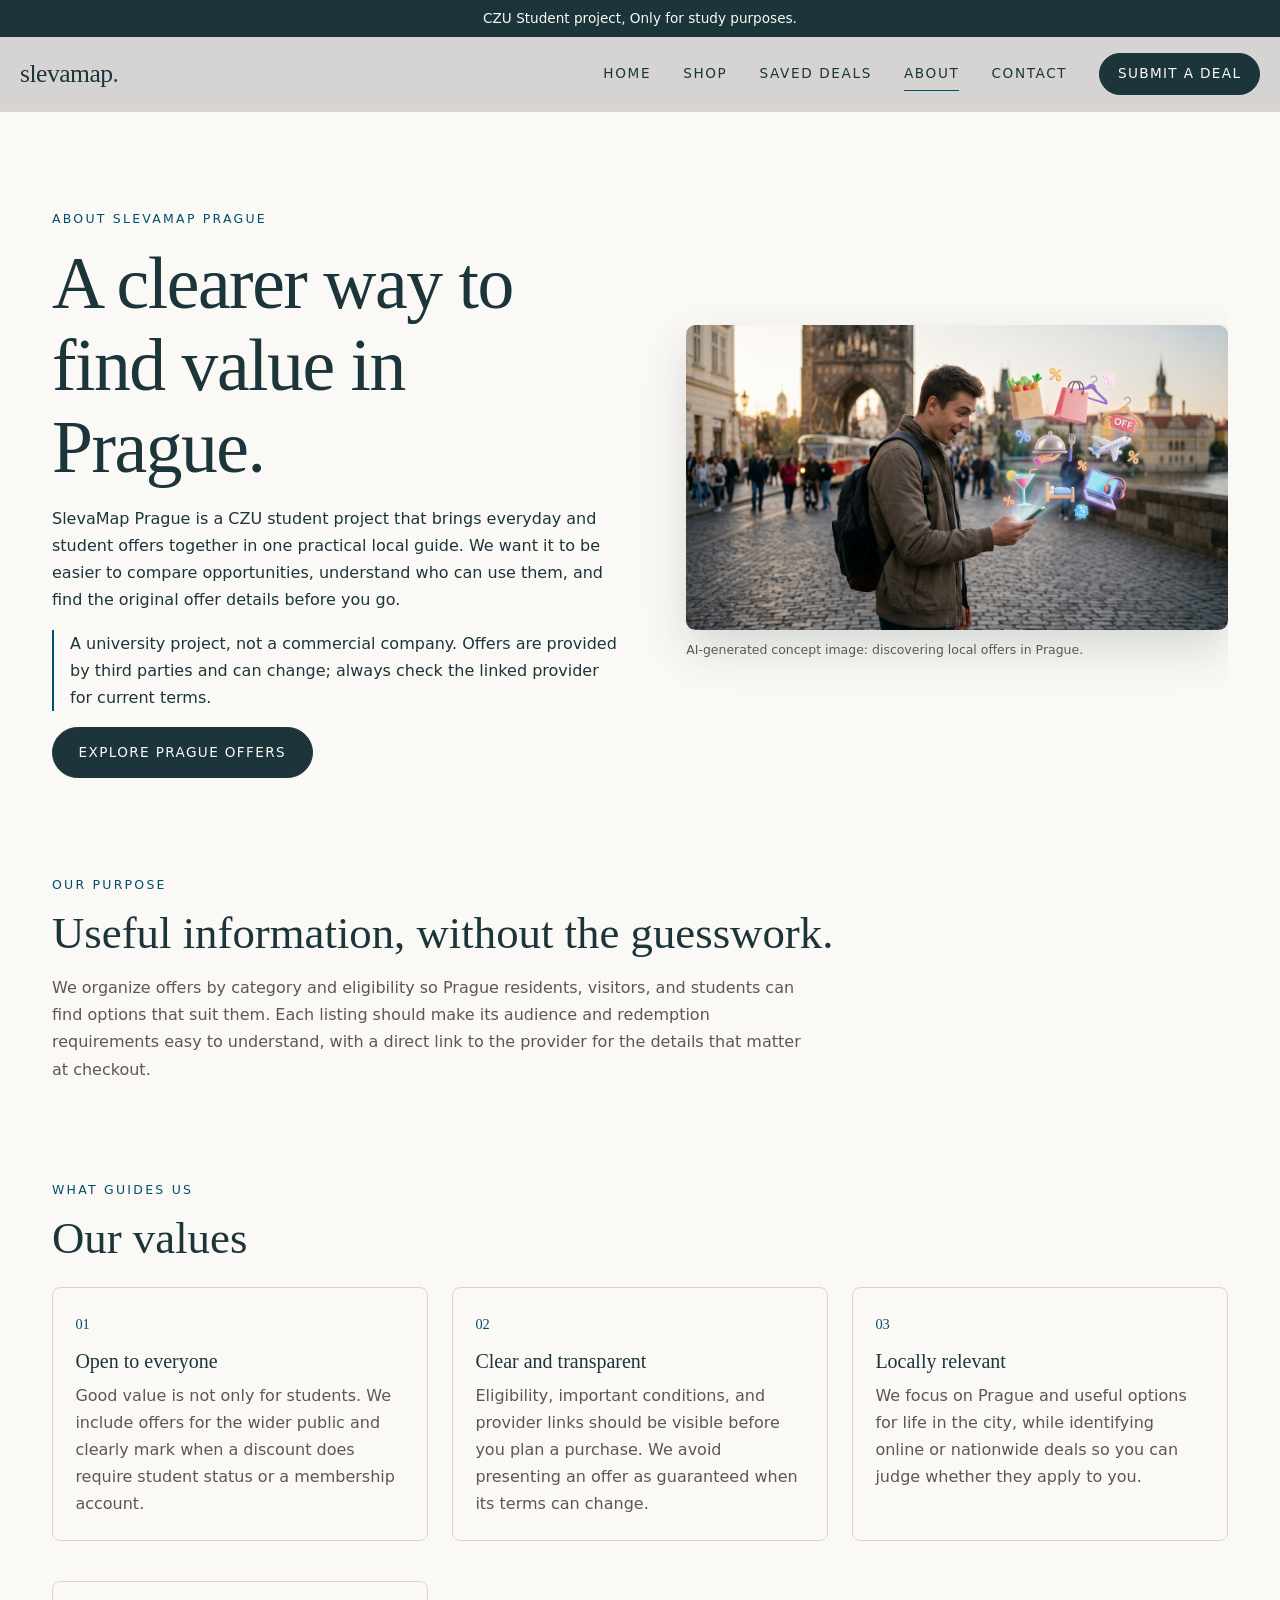
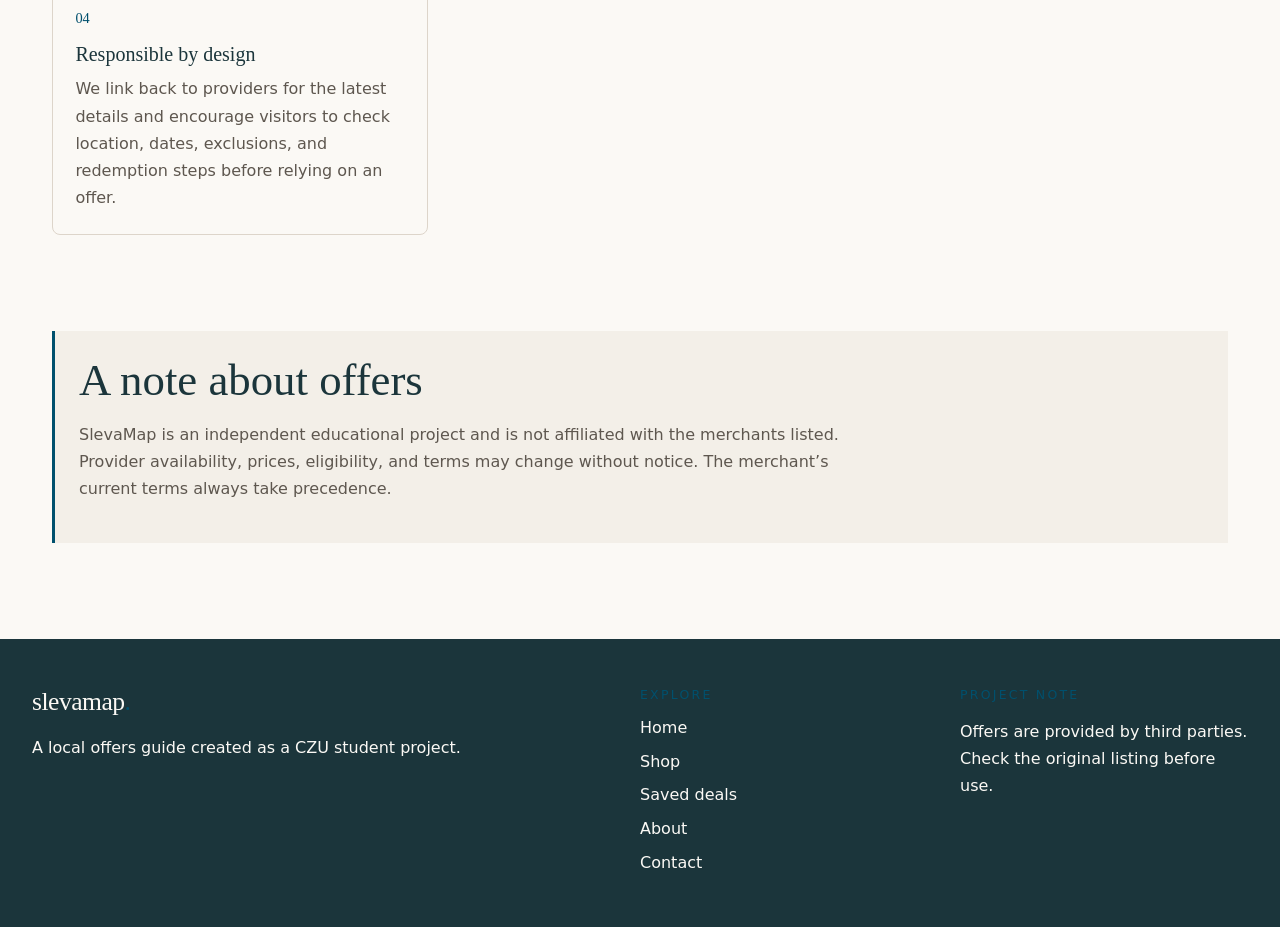
<file: about.html>
<!DOCTYPE html>
<html lang="en">
<head>
  <meta charset="utf-8">
  <meta name="viewport" content="width=device-width, initial-scale=1">
  <title>About | SlevaMap Prague</title>
  <meta name="description" content="Learn about SlevaMap Prague, our purpose, and the values behind our local offers guide.">
  <link rel="stylesheet" href="css/style.css">
</head>
<body class="about-page">
  <a class="skip" href="#main">Skip to content</a>
  <p class="notice">CZU Student project, Only for study purposes.</p>
  <header class="top">
    <a class="logo" href="index.html">slevamap<span>.</span></a>
    <button class="menu" aria-expanded="false" aria-controls="nav">Menu</button>
    <nav id="nav" aria-label="Main">
      <ul>
        <li><a href="index.html">Home</a></li>
        <li><a href="deals.html">Shop</a></li>
        <li><a href="saved.html">Saved deals</a></li>
        <li><a href="about.html" aria-current="page">About</a></li>
        <li><a href="contact.html">Contact</a></li>
      </ul>
      <a class="btn small-btn" href="contact.html#submit">Submit a deal</a>
    </nav>
  </header>
  <main id="main">
    <section class="hero about-hero" aria-labelledby="about-title">
      <div class="hero-text">
        <p class="eyebrow">About SlevaMap Prague</p>
        <h1 id="about-title">A clearer way to find value in Prague.</h1>
        <p>SlevaMap Prague is a CZU student project that brings everyday and student offers together in one practical local guide. We want it to be easier to compare opportunities, understand who can use them, and find the original offer details before you go.</p>
        <p class="about-note">A university project, not a commercial company. Offers are provided by third parties and can change; always check the linked provider for current terms.</p>
        <a class="btn" href="deals.html">Explore Prague offers</a>
      </div>
      <figure class="about-visual">
        <img src="images/Gemini_Generated_Image_6sksxf6sksxf6sks.jpg" alt="AI-generated photorealistic concept of a student browsing savings while walking in Prague" width="2000" height="1000">
        <figcaption>AI-generated concept image: discovering local offers in Prague.</figcaption>
      </figure>
    </section>
    <section class="about-purpose" aria-labelledby="purpose-title">
      <p class="eyebrow">Our purpose</p>
      <h2 id="purpose-title">Useful information, without the guesswork.</h2>
      <p>We organize offers by category and eligibility so Prague residents, visitors, and students can find options that suit them. Each listing should make its audience and redemption requirements easy to understand, with a direct link to the provider for the details that matter at checkout.</p>
    </section>
    <section aria-labelledby="values-title">
      <p class="eyebrow">What guides us</p>
      <h2 id="values-title">Our values</h2>
      <ul class="grid about-values">
        <li>
          <span class="num">01</span>
          <h3>Open to everyone</h3>
          <p>Good value is not only for students. We include offers for the wider public and clearly mark when a discount does require student status or a membership account.</p>
        </li>
        <li>
          <span class="num">02</span>
          <h3>Clear and transparent</h3>
          <p>Eligibility, important conditions, and provider links should be visible before you plan a purchase. We avoid presenting an offer as guaranteed when its terms can change.</p>
        </li>
        <li>
          <span class="num">03</span>
          <h3>Locally relevant</h3>
          <p>We focus on Prague and useful options for life in the city, while identifying online or nationwide deals so you can judge whether they apply to you.</p>
        </li>
        <li>
          <span class="num">04</span>
          <h3>Responsible by design</h3>
          <p>We link back to providers for the latest details and encourage visitors to check location, dates, exclusions, and redemption steps before relying on an offer.</p>
        </li>
      </ul>
    </section>
    <section class="about-disclaimer" aria-labelledby="disclaimer-title">
      <h2 id="disclaimer-title">A note about offers</h2>
      <p>SlevaMap is an independent educational project and is not affiliated with the merchants listed. Provider availability, prices, eligibility, and terms may change without notice. The merchant’s current terms always take precedence.</p>
    </section>
  </main>
  <footer>
    <div class="foot">
      <div><a class="logo" href="index.html">slevamap<span>.</span></a><p>A local offers guide created as a CZU student project.</p></div>
      <nav aria-label="Footer">
        <h2>Explore</h2>
        <ul>
          <li><a href="index.html">Home</a></li>
          <li><a href="deals.html">Shop</a></li>
          <li><a href="saved.html">Saved deals</a></li>
          <li><a href="about.html" aria-current="page">About</a></li>
          <li><a href="contact.html">Contact</a></li>
        </ul>
      </nav>
      <div><h2>Project note</h2><p>Offers are provided by third parties. Check the original listing before use.</p></div>
    </div>
  </footer>
  <script src="js/app.js"></script>
</body>
</html>
</file>
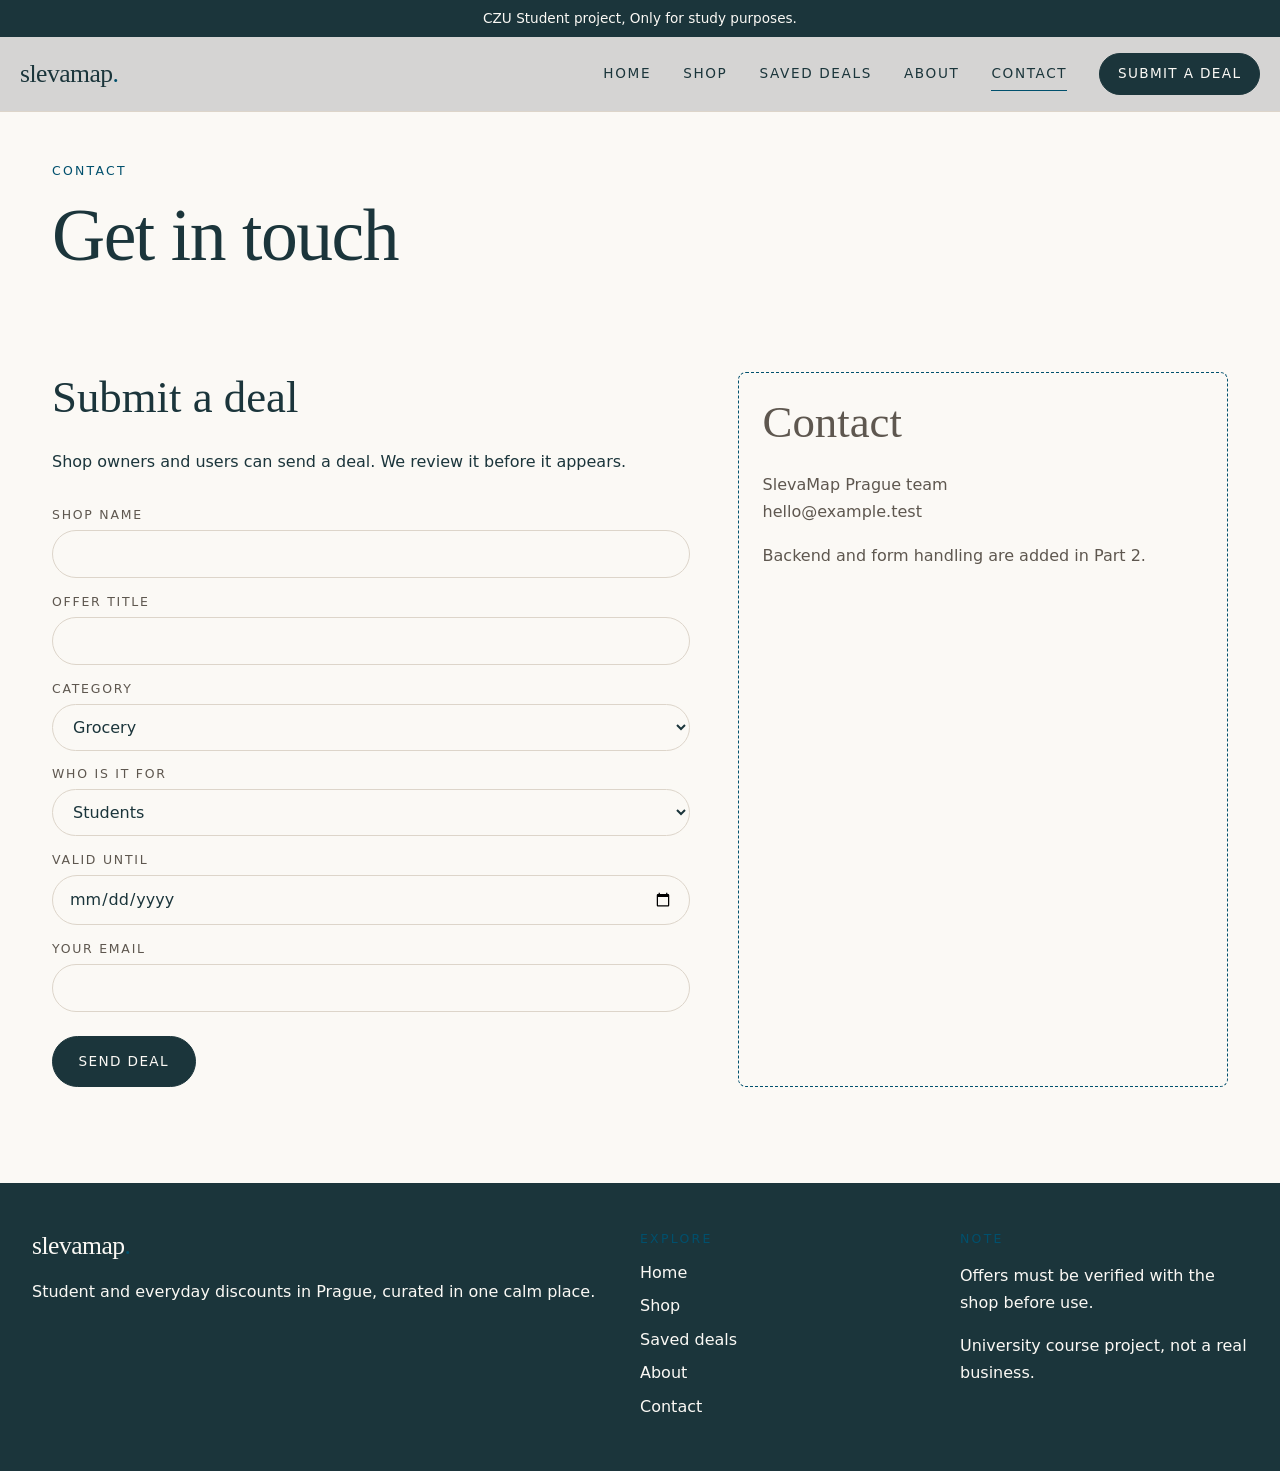
<file: contact.html>
<!DOCTYPE html>
<html lang="en"><head><meta charset="utf-8"><meta name="viewport" content="width=device-width, initial-scale=1">
<title>Contact | SlevaMap Prague</title><meta name="description" content="Student and everyday discounts in Prague, curated in one calm place.">
<link rel="stylesheet" href="css/style.css"></head><body>
<a class="skip" href="#main">Skip to content</a>
<p class="notice">CZU Student project, Only for study purposes.</p>
<header class="top"><a class="logo" href="index.html">slevamap<span>.</span></a>
<button class="menu" aria-expanded="false" aria-controls="nav">Menu</button>
<nav id="nav" aria-label="Main"><ul><li><a href="index.html">Home</a></li><li><a href="deals.html">Shop</a></li><li><a href="saved.html">Saved deals</a></li><li><a href="about.html">About</a></li><li><a href="contact.html" aria-current="page">Contact</a></li></ul><a class="btn small-btn" href="contact.html#submit">Submit a deal</a></nav></header>
<main id="main"><p class="eyebrow">Contact</p><h1>Get in touch</h1><div class="split"><form class="form" id="submit" action="#" method="post"><h2>Submit a deal</h2>
<p>Shop owners and users can send a deal. We review it before it appears.</p>
<label for="s">Shop name</label><input id="s" required><label for="t">Offer title</label><input id="t" required>
<label for="c">Category</label><select id="c"><option>Grocery</option><option>Fashion</option><option>Food and pubs</option><option>Games</option><option>Services</option></select>
<label for="w">Who is it for</label><select id="w"><option>Students</option><option>Everyone</option></select>
<label for="d">Valid until</label><input id="d" type="date"><label for="e">Your email</label><input id="e" type="email" required><button class="btn" type="submit">Send deal</button></form>
<aside><h2>Contact</h2><address>SlevaMap Prague team<br>hello@example.test</address><p>Backend and form handling are added in Part 2.</p></aside></div></main>
<footer><div class="foot"><div><a class="logo" href="index.html">slevamap<span>.</span></a><p>Student and everyday discounts in Prague, curated in one calm place.</p></div>
<nav aria-label="Footer"><h2>Explore</h2><ul><li><a href="index.html">Home</a></li><li><a href="deals.html">Shop</a></li><li><a href="saved.html">Saved deals</a></li><li><a href="about.html">About</a></li><li><a href="contact.html" aria-current="page">Contact</a></li></ul></nav><div><h2>Note</h2><p>Offers must be verified with the shop before use.</p><p>University course project, not a real business.</p></div></div></footer>
<script src="js/app.js"></script></body></html>
</file>
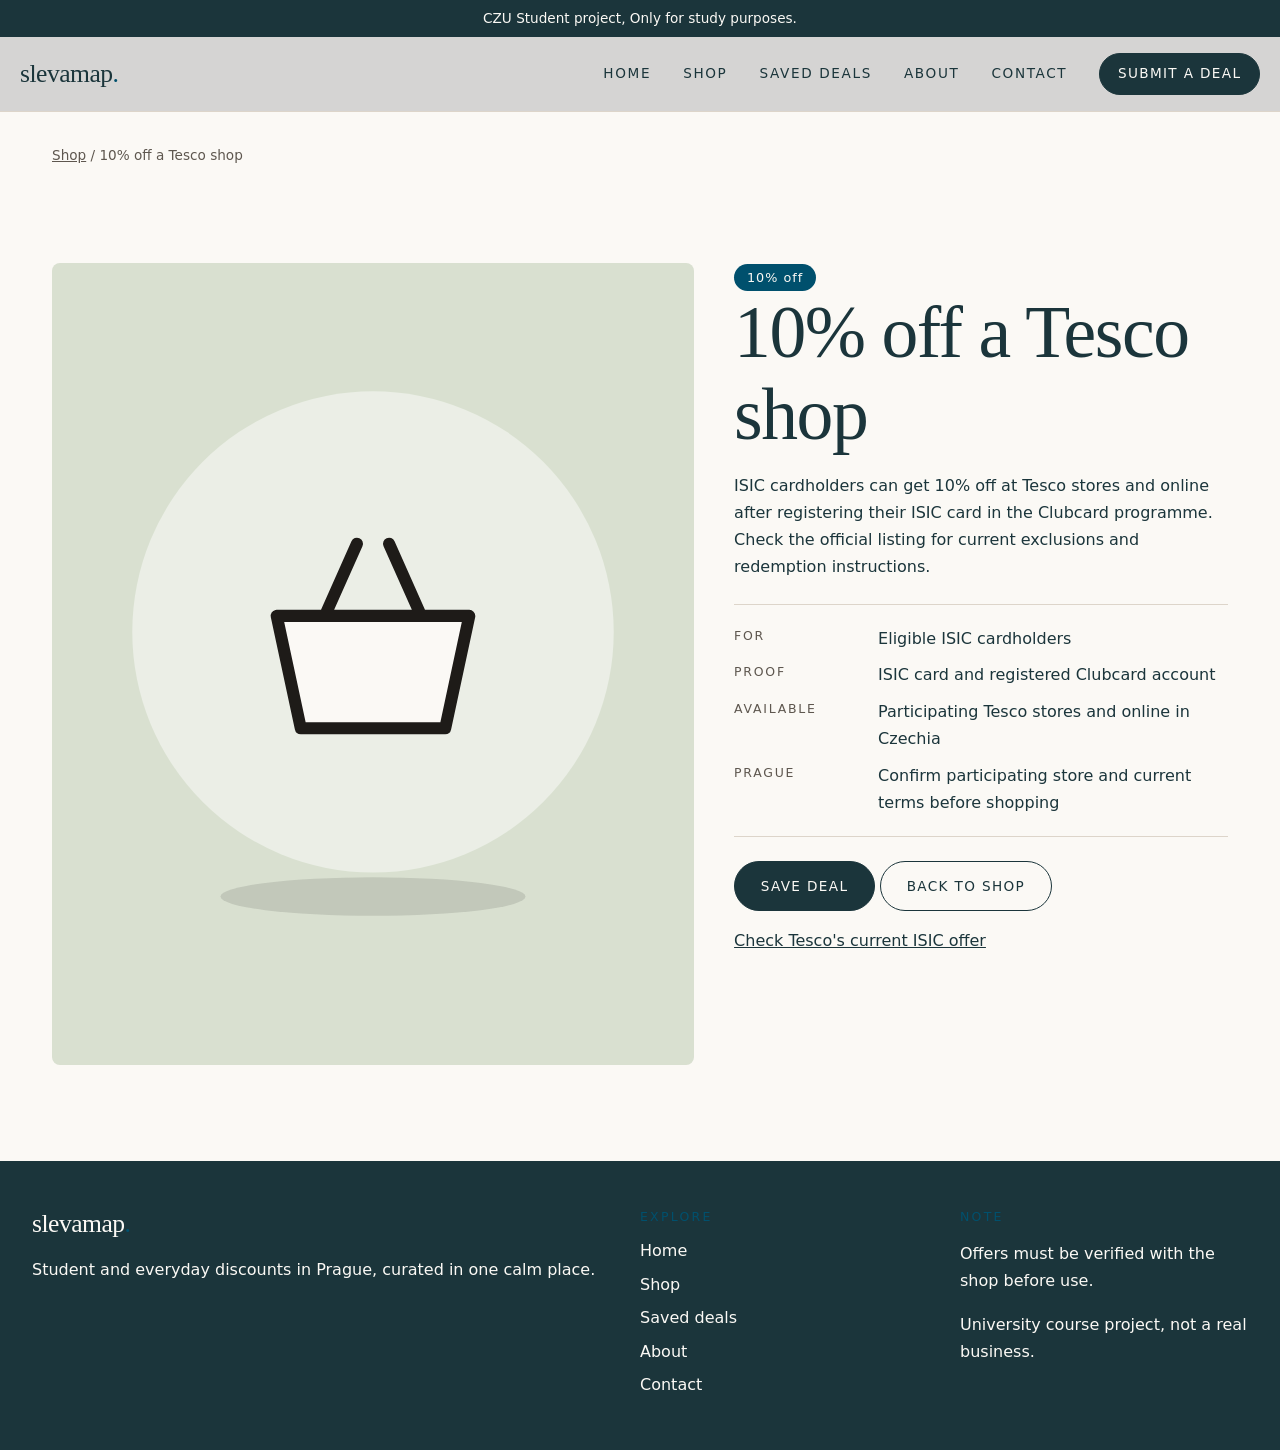
<file: deal.html>
<!DOCTYPE html>
<html lang="en"><head><meta charset="utf-8"><meta name="viewport" content="width=device-width, initial-scale=1">
<title>Deal detail | SlevaMap Prague</title><meta name="description" content="Student and everyday discounts in Prague, curated in one calm place.">
<link rel="stylesheet" href="css/style.css"></head><body>
<a class="skip" href="#main">Skip to content</a>
<p class="notice">CZU Student project, Only for study purposes.</p>
<header class="top"><a class="logo" href="index.html">slevamap<span>.</span></a>
<button class="menu" aria-expanded="false" aria-controls="nav">Menu</button>
<nav id="nav" aria-label="Main"><ul><li><a href="index.html">Home</a></li><li><a href="deals.html">Shop</a></li><li><a href="saved.html">Saved deals</a></li><li><a href="about.html">About</a></li><li><a href="contact.html">Contact</a></li></ul><a class="btn small-btn" href="contact.html#submit">Submit a deal</a></nav></header>
<main id="main"><nav class="crumb" aria-label="Breadcrumb"><a href="deals.html">Shop</a> / 10% off a Tesco shop</nav>
<article class="detail" data-id="10-off-a-tesco-shop" data-cat="grocery" data-aud="student"><img class="big" src="images/grocery-art.svg" alt="" width="400" height="500"><div><span class="tag">10% off</span><h1>10% off a Tesco shop</h1>
<p>ISIC cardholders can get 10% off at Tesco stores and online after registering their ISIC card in the Clubcard programme. Check the official listing for current exclusions and redemption instructions.</p><dl class="facts"><dt>For</dt><dd>Eligible ISIC cardholders</dd><dt>Proof</dt><dd>ISIC card and registered Clubcard account</dd><dt>Available</dt><dd>Participating Tesco stores and online in Czechia</dd><dt>Prague</dt><dd>Confirm participating store and current terms before shopping</dd></dl>
<p><button class="btn" id="save-detail" type="button">Save deal</button> <a class="btn alt" href="deals.html">Back to shop</a></p>
<p><a href="https://www.isic.cz/slevy/cr/tesco/8800" target="_blank" rel="noopener noreferrer">Check Tesco's current ISIC offer</a></p>
</div></article></main>
<footer><div class="foot"><div><a class="logo" href="index.html">slevamap<span>.</span></a><p>Student and everyday discounts in Prague, curated in one calm place.</p></div>
<nav aria-label="Footer"><h2>Explore</h2><ul><li><a href="index.html">Home</a></li><li><a href="deals.html">Shop</a></li><li><a href="saved.html">Saved deals</a></li><li><a href="about.html">About</a></li><li><a href="contact.html">Contact</a></li></ul></nav><div><h2>Note</h2><p>Offers must be verified with the shop before use.</p><p>University course project, not a real business.</p></div></div></footer>
<script src="js/app.js"></script></body></html>
</file>
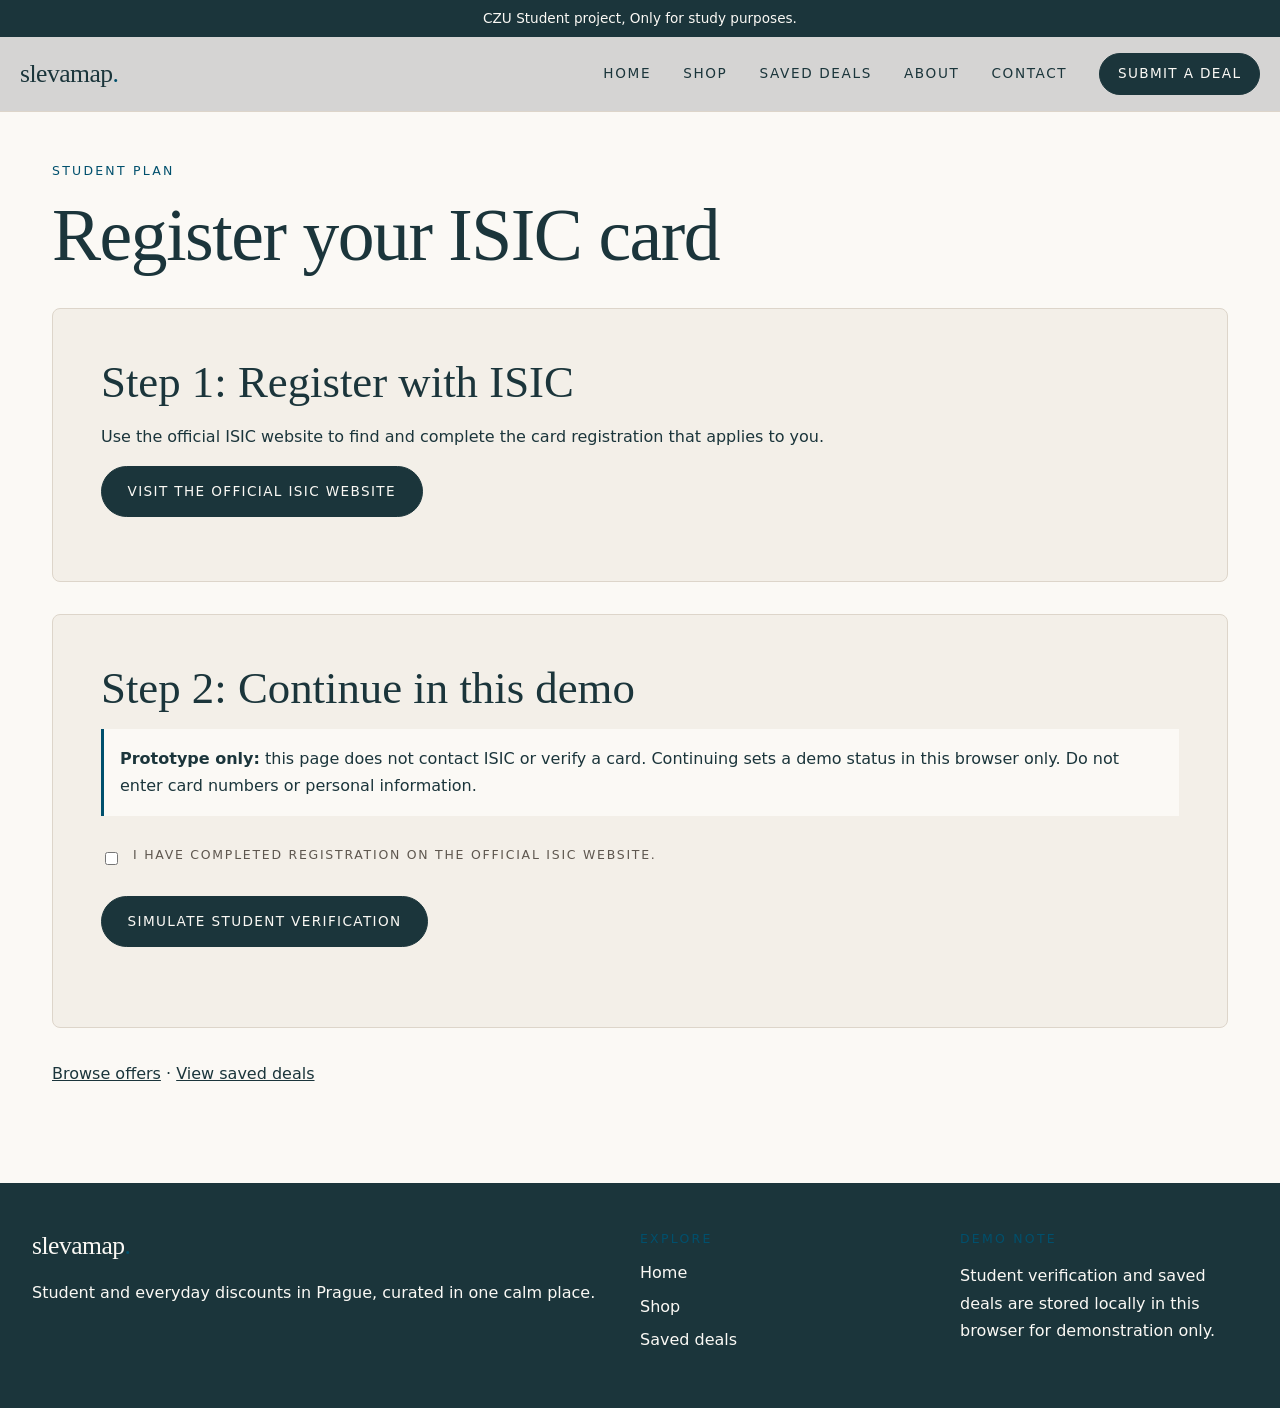
<file: isic.html>
<!DOCTYPE html>
<html lang="en">
<head>
  <meta charset="utf-8">
  <meta name="viewport" content="width=device-width, initial-scale=1">
  <title>Student plan | SlevaMap Prague</title>
  <meta name="description" content="Register for an ISIC card and complete the SlevaMap student-plan demo.">
  <link rel="stylesheet" href="css/style.css">
</head>
<body>
  <a class="skip" href="#main">Skip to content</a>
  <p class="notice">CZU Student project, Only for study purposes.</p>
  <header class="top">
    <a class="logo" href="index.html">slevamap<span>.</span></a>
    <button class="menu" aria-expanded="false" aria-controls="nav">Menu</button>
    <nav id="nav" aria-label="Main">
      <ul>
        <li><a href="index.html">Home</a></li>
        <li><a href="deals.html">Shop</a></li>
        <li><a href="saved.html">Saved deals</a></li>
        <li><a href="about.html">About</a></li>
        <li><a href="contact.html">Contact</a></li>
      </ul>
      <a class="btn small-btn" href="contact.html#submit">Submit a deal</a>
    </nav>
  </header>
  <main id="main">
    <p class="eyebrow">Student plan</p>
    <h1>Register your ISIC card</h1>
    <section class="plan-callout" aria-labelledby="registration-title">
      <h2 id="registration-title">Step 1: Register with ISIC</h2>
      <p>Use the official ISIC website to find and complete the card registration that applies to you.</p>
      <p><a class="btn" href="https://www.isic.cz/" target="_blank" rel="noopener noreferrer">Visit the official ISIC website</a></p>
    </section>
    <section class="verification-panel" aria-labelledby="verification-title">
      <h2 id="verification-title">Step 2: Continue in this demo</h2>
      <p class="demo-warning"><strong>Prototype only:</strong> this page does not contact ISIC or verify a card. Continuing sets a demo status in this browser only. Do not enter card numbers or personal information.</p>
      <form class="form" id="verification-form">
        <label class="checkbox-label" for="registration-complete">
          <input id="registration-complete" type="checkbox">
          I have completed registration on the official ISIC website.
        </label>
        <button class="btn" type="submit">Simulate student verification</button>
        <p id="verification-status" role="status" aria-live="polite"></p>
      </form>
    </section>
    <p><a href="deals.html">Browse offers</a> · <a href="saved.html">View saved deals</a></p>
  </main>
  <footer>
    <div class="foot">
      <div><a class="logo" href="index.html">slevamap<span>.</span></a><p>Student and everyday discounts in Prague, curated in one calm place.</p></div>
      <nav aria-label="Footer"><h2>Explore</h2><ul><li><a href="index.html">Home</a></li><li><a href="deals.html">Shop</a></li><li><a href="saved.html">Saved deals</a></li></ul></nav>
      <div><h2>Demo note</h2><p>Student verification and saved deals are stored locally in this browser for demonstration only.</p></div>
    </div>
  </footer>
  <script src="js/app.js"></script>
</body>
</html>
</file>
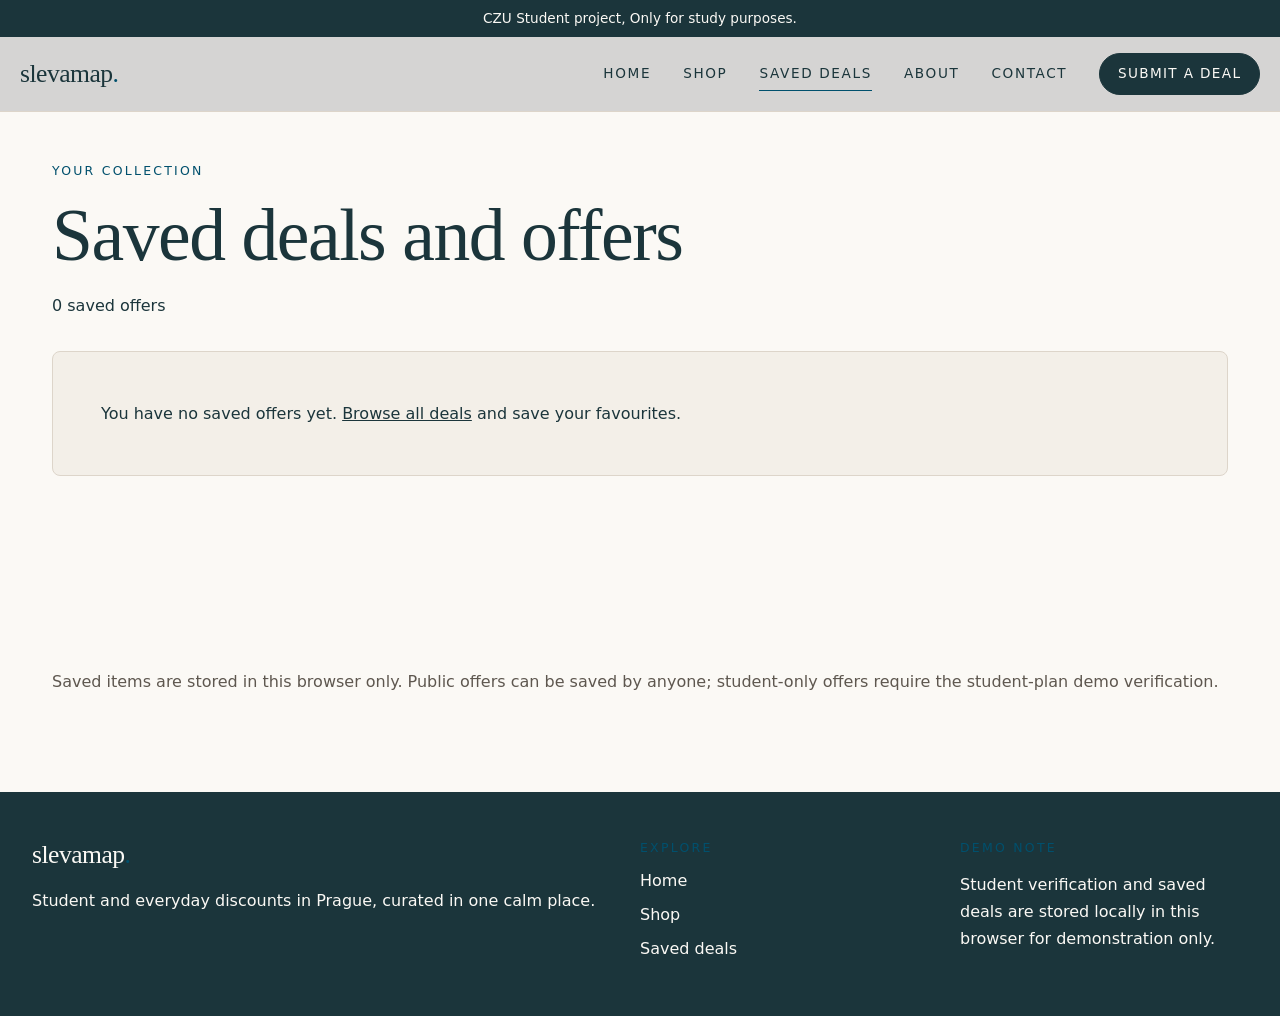
<file: saved.html>
<!DOCTYPE html>
<html lang="en">
<head>
  <meta charset="utf-8">
  <meta name="viewport" content="width=device-width, initial-scale=1">
  <title>Saved deals | SlevaMap Prague</title>
  <meta name="description" content="Review and manage your saved SlevaMap offers and deals.">
  <link rel="stylesheet" href="css/style.css">
</head>
<body>
  <a class="skip" href="#main">Skip to content</a>
  <p class="notice">CZU Student project, Only for study purposes.</p>
  <header class="top">
    <a class="logo" href="index.html">slevamap<span>.</span></a>
    <button class="menu" aria-expanded="false" aria-controls="nav">Menu</button>
    <nav id="nav" aria-label="Main">
      <ul>
        <li><a href="index.html">Home</a></li>
        <li><a href="deals.html">Shop</a></li>
        <li><a href="saved.html" aria-current="page">Saved deals</a></li>
        <li><a href="about.html">About</a></li>
        <li><a href="contact.html">Contact</a></li>
      </ul>
      <a class="btn small-btn" href="contact.html#submit">Submit a deal</a>
    </nav>
  </header>
  <main id="main">
    <p class="eyebrow">Your collection</p>
    <h1>Saved deals and offers</h1>
    <p id="saved-count" role="status" aria-live="polite"></p>
    <p id="saved-empty" class="plan-callout" hidden>You have no saved offers yet. <a href="deals.html">Browse all deals</a> and save your favourites.</p>
    <ul class="grid" id="saved-list" aria-label="Saved offers"></ul>
    <p class="muted">Saved items are stored in this browser only. Public offers can be saved by anyone; student-only offers require the student-plan demo verification.</p>
  </main>
  <footer>
    <div class="foot">
      <div><a class="logo" href="index.html">slevamap<span>.</span></a><p>Student and everyday discounts in Prague, curated in one calm place.</p></div>
      <nav aria-label="Footer"><h2>Explore</h2><ul><li><a href="index.html">Home</a></li><li><a href="deals.html">Shop</a></li><li><a href="saved.html" aria-current="page">Saved deals</a></li></ul></nav>
      <div><h2>Demo note</h2><p>Student verification and saved deals are stored locally in this browser for demonstration only.</p></div>
    </div>
  </footer>
  <script src="js/app.js"></script>
</body>
</html>
</file>
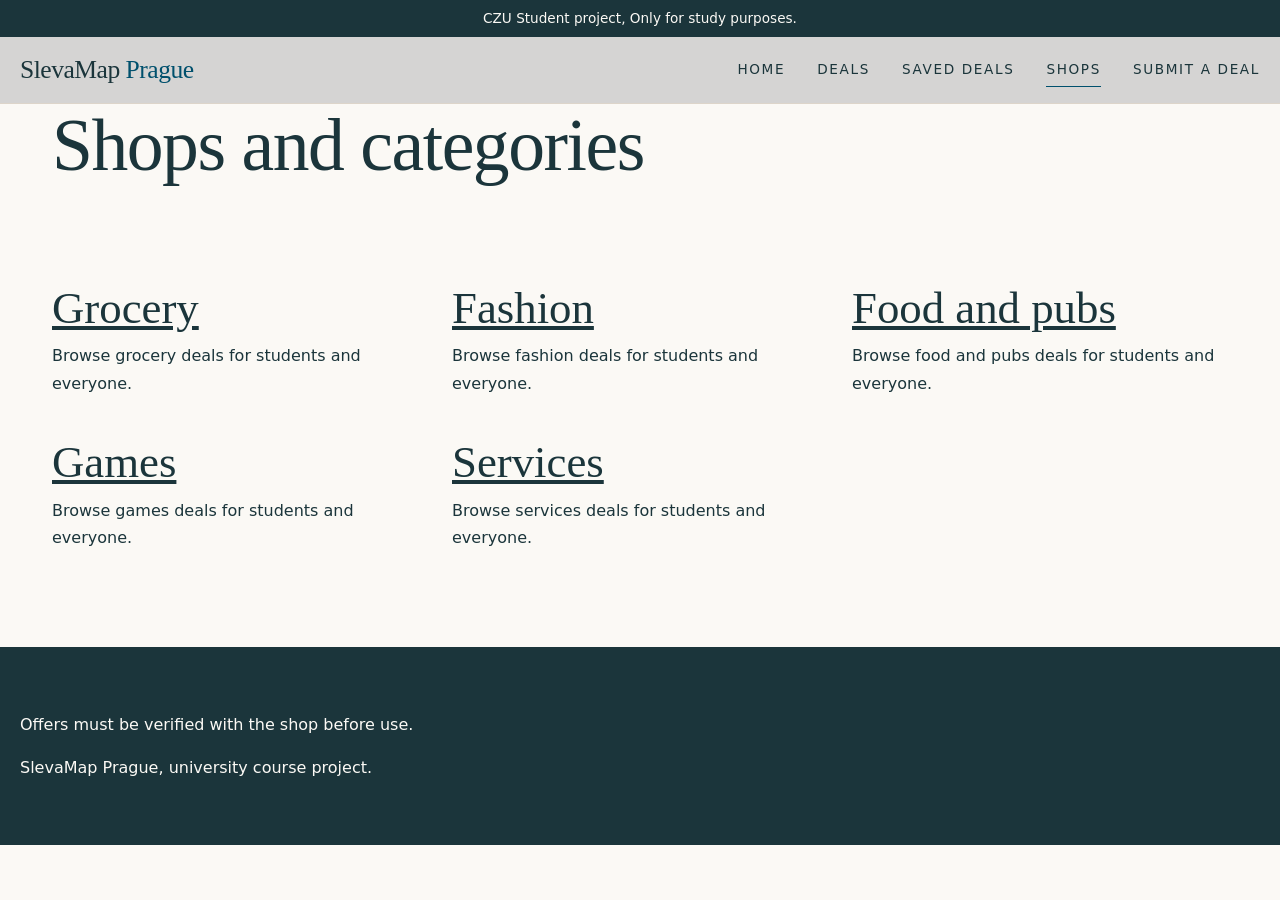
<file: shops.html>
<!DOCTYPE html>
<html lang="en">
    <head>
        <meta charset="utf-8">
        <meta name="viewport" content="width=device-width, initial-scale=1">
        <title>Shops | SlevaMap Prague</title>
        <meta name="description" content="Find student and regular discounts in Prague.">
        <link rel="stylesheet" href="css/style.css">
    </head>
    <body>
        <a class="skip" href="#main">Skip to content</a>
        <p class="notice">CZU Student project, Only for study purposes.</p>
    <header class="top">
            <a class="logo" href="index.html">SlevaMap <span>Prague</span></a>
        <button class="menu" aria-expanded="false" aria-controls="nav">Menu</button>
        <nav id="nav" aria-label="Main">
        <ul><li>
        <a href="index.html">Home</a></li><li><a href="deals.html">Deals</a></li>
        <li><a href="saved.html">Saved deals</a></li>
        <li><a href="shops.html" aria-current="page">Shops</a></li><li><a href="submit.html">Submit a deal</a></li></ul></nav>
    </header>
<main id="main">
    <h1>Shops and categories</h1>
    <ul class="grid"><li class="deal"><h2>
        <a href="deals.html#grocery">Grocery</a>
    </h2><p>Browse grocery deals for students and everyone.</p></li><li class="deal">
        <h2><a href="deals.html#fashion">Fashion</a></h2>
        <p>Browse fashion deals for students and everyone.</p></li>
        <li class="deal"><h2><a href="deals.html#food">Food and pubs</a></h2>
            <p>Browse food and pubs deals for students and everyone.</p></li>
            <li class="deal"><h2><a href="deals.html#games">Games</a></h2>
            <p>Browse games deals for students and everyone.</p></li>
            <li class="deal"><h2><a href="deals.html#services">Services</a></h2>
            <p>Browse services deals for students and everyone.</p></li></ul>
 </main>
<footer>
    <p>Offers must be verified with the shop before use.</p>
    <p>SlevaMap Prague, university course project.</p>
</footer>
<script src="js/app.js"></script>
</body>
</html>
</file>
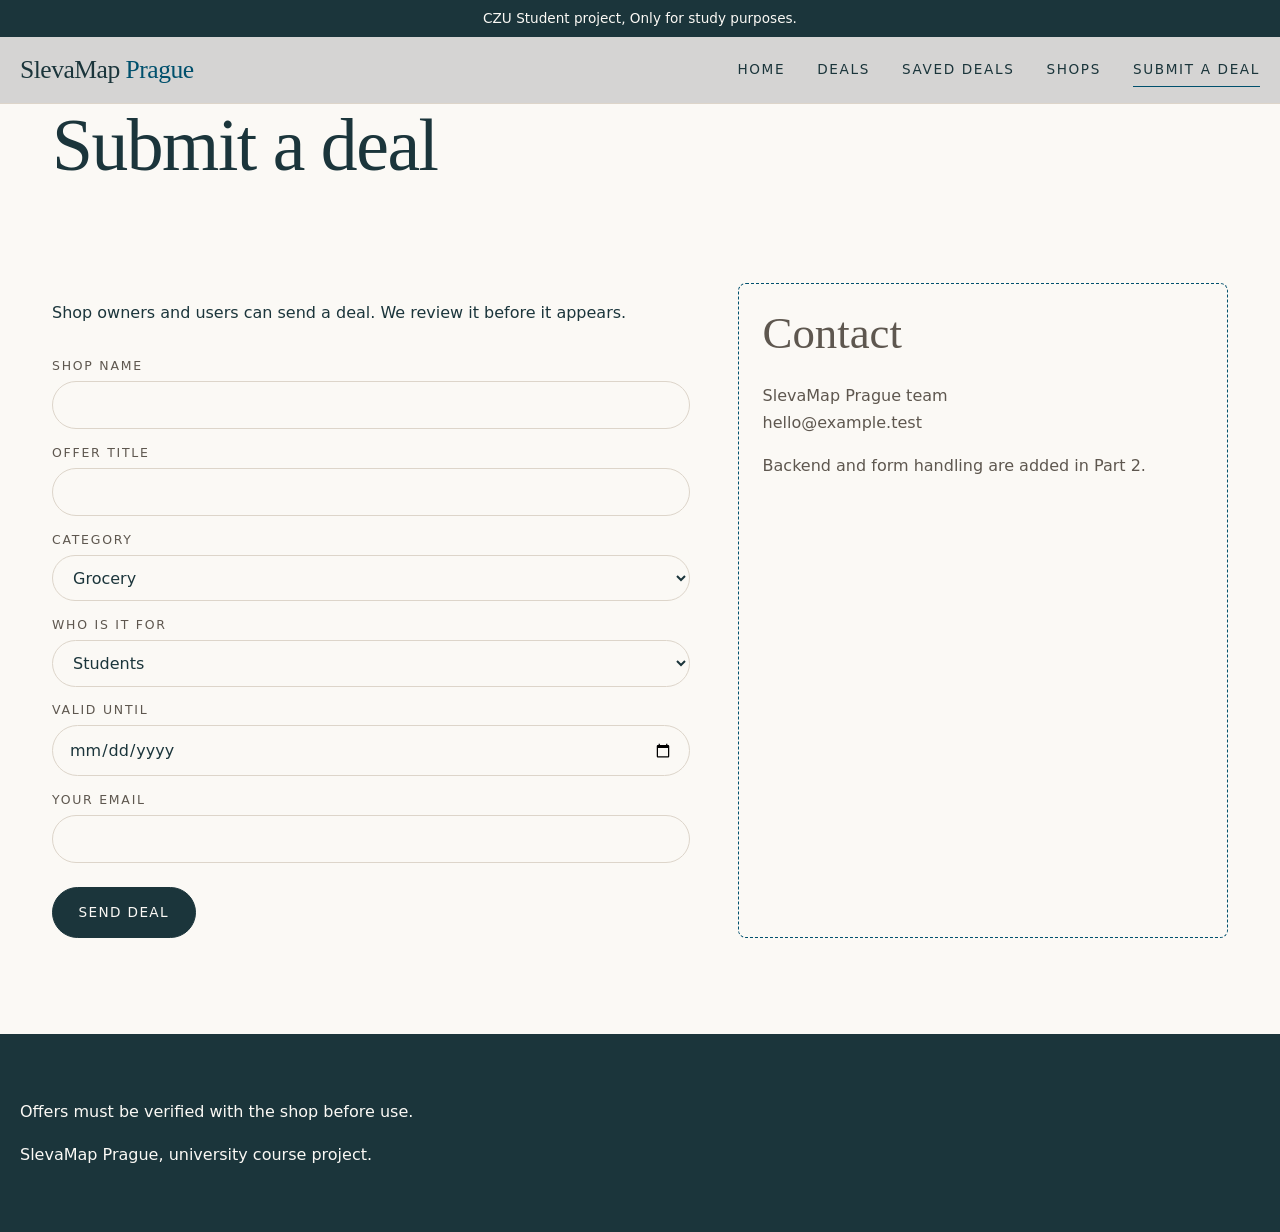
<file: submit.html>
<!DOCTYPE html>
<html lang="en">
    <head>
        <meta charset="utf-8">
        <meta name="viewport" content="width=device-width, initial-scale=1">
        <title>Submit a deal | SlevaMap Prague</title>
        <meta name="description" content="Find student and regular discounts in Prague.">
        <link rel="stylesheet" href="css/style.css">
    </head>
    <body>
        <a class="skip" href="#main">Skip to content</a>
        <p class="notice">CZU Student project, Only for study purposes.</p>
        <header class="top">
            <a class="logo" href="index.html">SlevaMap <span>Prague</span></a>
<button class="menu" aria-expanded="false" aria-controls="nav">Menu</button>
<nav id="nav" aria-label="Main">
    <ul>
        <li><a href="index.html">Home</a></li>
        <li><a href="deals.html">Deals</a></li>
        <li><a href="saved.html">Saved deals</a></li>
        <li><a href="shops.html">Shops</a></li>
        <li><a href="submit.html" aria-current="page">Submit a deal</a></li>
    </ul>
</nav>
</header>
<main id="main">
    <h1>Submit a deal</h1>
    <div class="split">
        <form class="form" action="#" method="post">
            <p>Shop owners and users can send a deal. We review it before it appears.</p>
            <label for="s">Shop name</label>
            <input id="s" required>
            <label for="t">Offer title</label>
            <input id="t" required>
            <label for="c">Category</label>
            <select id="c">
                <option>Grocery</option>
                <option>Fashion</option>
                <option>Food and pubs</option>
                <option>Games</option>
                <option>Services</option>
            </select>
            <label for="w">Who is it for</label>
            <select id="w">
                <option>Students</option>
                <option>Everyone</option>
            </select>
            <label for="d">Valid until</label>
            <input id="d" type="date">
            <label for="e">Your email</label>
            <input id="e" type="email" required>
            <button class="btn" type="submit">Send deal</button>
        </form>
<aside>
    <h2>Contact</h2>
    <address>SlevaMap Prague team<br>hello@example.test</address>
    <p>Backend and form handling are added in Part 2.</p>
</aside>
</div>
</main>
<footer>
    <p>Offers must be verified with the shop before use.</p>
    <p>SlevaMap Prague, university course project.</p>
</footer>
<script src="js/app.js"></script>
</body>
</html>
</file>
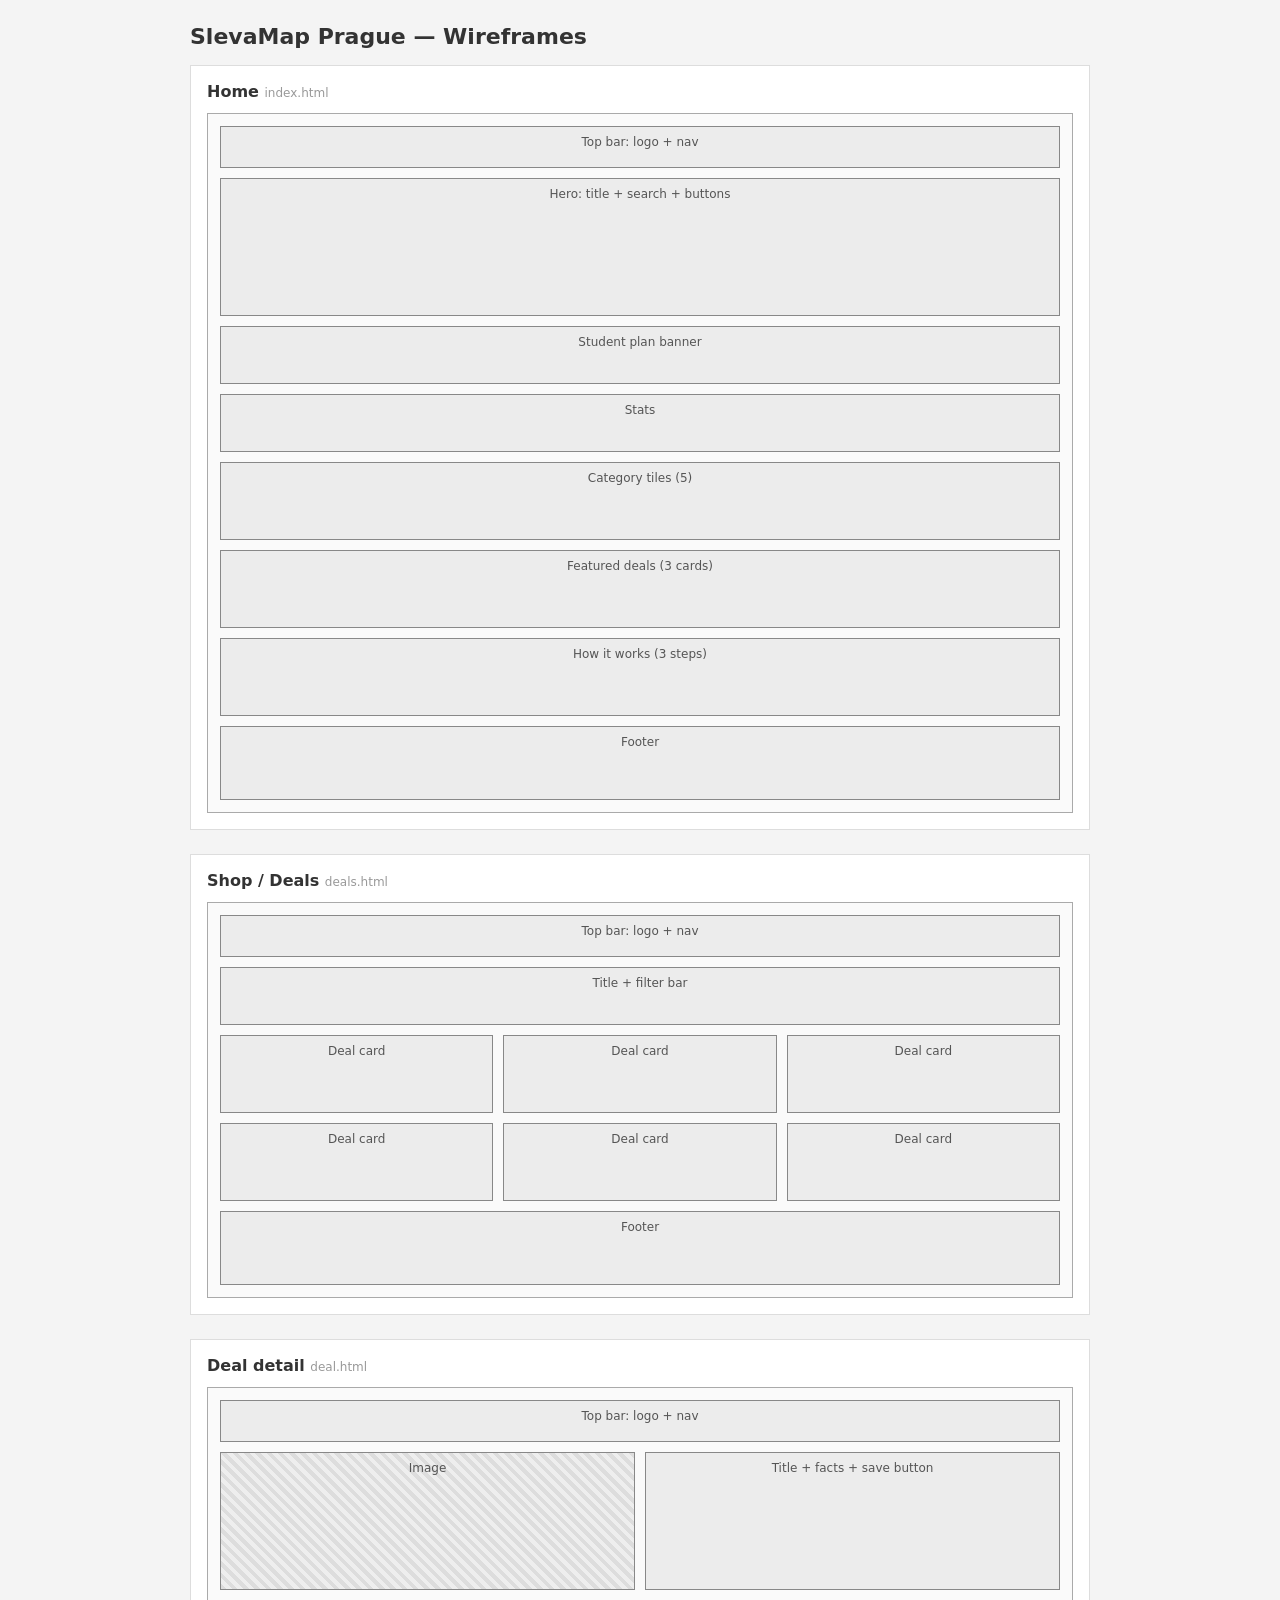
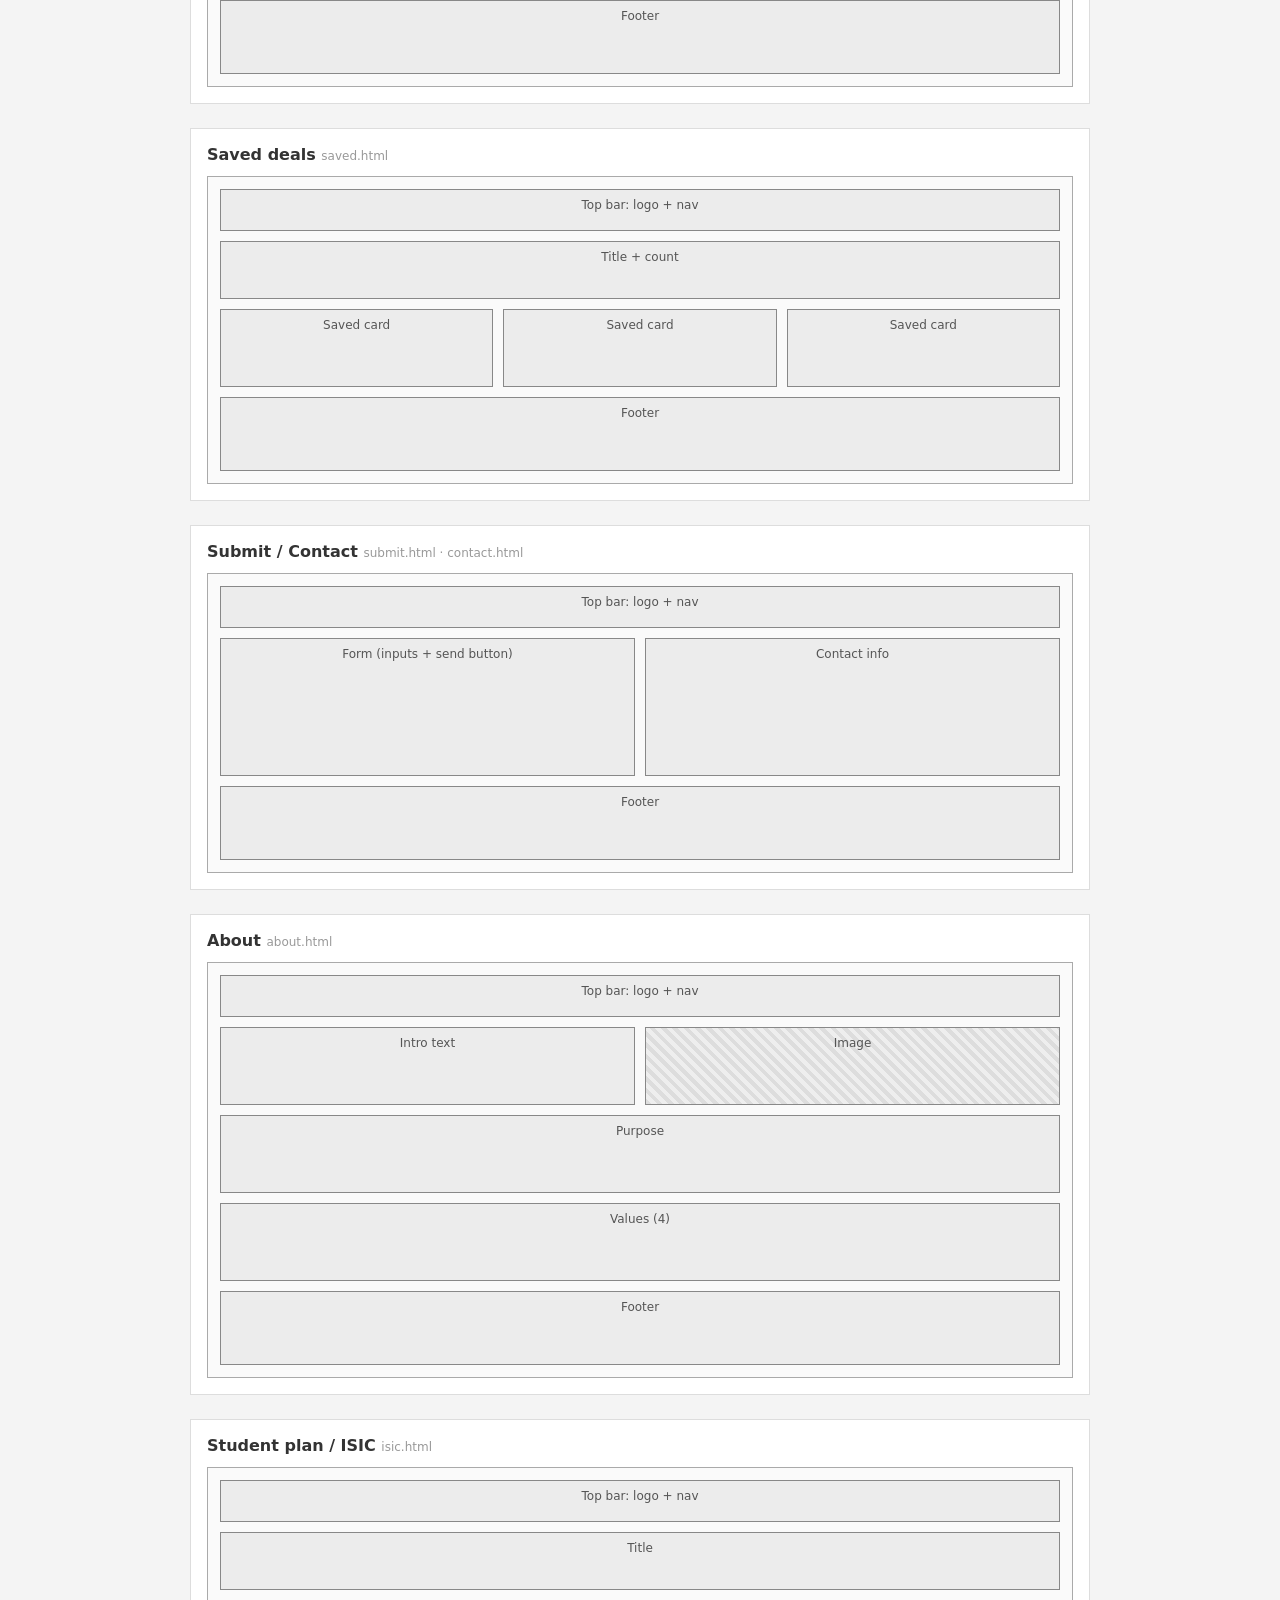
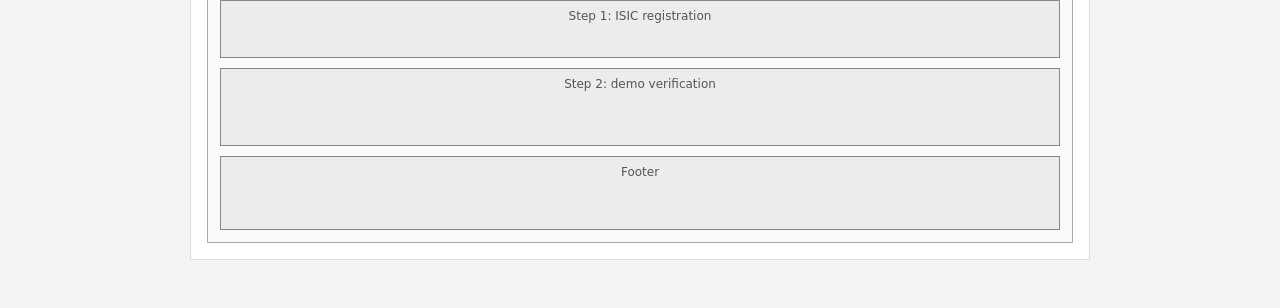
<file: wireframe-simple.html>
<!DOCTYPE html>
<html lang="en">
<head>
<meta charset="utf-8">
<meta name="viewport" content="width=device-width, initial-scale=1">
<title>Wireframes | SlevaMap Prague</title>
<style>
  body {
    font-family: system-ui, sans-serif;
    background: #f4f4f4;
    color: #333;
    margin: 0;
  }
  main { max-width: 900px; margin: 0 auto; padding: 24px; }

  h1 { font-size: 22px; margin: 0 0 16px; }

  .page { background: #fff; border: 1px solid #ddd; padding: 16px; margin-bottom: 24px; }
  .page h2 { font-size: 16px; margin: 0 0 12px; }
  .page h2 small { color: #999; font-weight: normal; font-size: 12px; }

  .wf { border: 1px solid #aaa; background: #fafafa; padding: 12px; }
  .wf > * + * { margin-top: 10px; }

  .box {
    border: 1px solid #888;
    background: #ececec;
    padding: 8px;
    font-size: 12px;
    text-align: center;
    color: #555;
  }
  .img { background: repeating-linear-gradient(45deg, #ddd 0 4px, #eee 4px 8px); }
  .btn { background: #c9c9c9; }
  .row { display: flex; gap: 10px; }
  .row > * { flex: 1; }
  .footer { display: flex; gap: 10px; }
  .footer > * { flex: 1; height: 56px; }

  .h24 { height: 24px; }
  .h40 { height: 40px; }
  .h60 { height: 60px; }
  .h120 { height: 120px; }
</style>
</head>
<body>
<main>

  <h1>SlevaMap Prague — Wireframes</h1>

  <section class="page">
    <h2>Home <small>index.html</small></h2>
    <div class="wf">
      <div class="box h24">Top bar: logo + nav</div>
      <div class="box h120">Hero: title + search + buttons</div>
      <div class="box h40">Student plan banner</div>
      <div class="row">
        <div class="box h40">Stats</div>
      </div>
      <div class="box h60">Category tiles (5)</div>
      <div class="box h60">Featured deals (3 cards)</div>
      <div class="box h60">How it works (3 steps)</div>
      <div class="footer">
        <div class="box">Footer</div>
      </div>
    </div>
  </section>

  <section class="page">
    <h2>Shop / Deals <small>deals.html</small></h2>
    <div class="wf">
      <div class="box h24">Top bar: logo + nav</div>
      <div class="box h40">Title + filter bar</div>
      <div class="row">
        <div class="box h60">Deal card</div>
        <div class="box h60">Deal card</div>
        <div class="box h60">Deal card</div>
      </div>
      <div class="row">
        <div class="box h60">Deal card</div>
        <div class="box h60">Deal card</div>
        <div class="box h60">Deal card</div>
      </div>
      <div class="footer">
        <div class="box">Footer</div>
      </div>
    </div>
  </section>

  <section class="page">
    <h2>Deal detail <small>deal.html</small></h2>
    <div class="wf">
      <div class="box h24">Top bar: logo + nav</div>
      <div class="row">
        <div class="box img h120">Image</div>
        <div class="box h120">Title + facts + save button</div>
      </div>
      <div class="footer">
        <div class="box">Footer</div>
      </div>
    </div>
  </section>

  <section class="page">
    <h2>Saved deals <small>saved.html</small></h2>
    <div class="wf">
      <div class="box h24">Top bar: logo + nav</div>
      <div class="box h40">Title + count</div>
      <div class="row">
        <div class="box h60">Saved card</div>
        <div class="box h60">Saved card</div>
        <div class="box h60">Saved card</div>
      </div>
      <div class="footer">
        <div class="box">Footer</div>
      </div>
    </div>
  </section>

  <section class="page">
    <h2>Submit / Contact <small>submit.html · contact.html</small></h2>
    <div class="wf">
      <div class="box h24">Top bar: logo + nav</div>
      <div class="row">
        <div class="box h120">Form (inputs + send button)</div>
        <div class="box h120">Contact info</div>
      </div>
      <div class="footer">
        <div class="box">Footer</div>
      </div>
    </div>
  </section>

  <section class="page">
    <h2>About <small>about.html</small></h2>
    <div class="wf">
      <div class="box h24">Top bar: logo + nav</div>
      <div class="row">
        <div class="box h60">Intro text</div>
        <div class="box img h60">Image</div>
      </div>
      <div class="box h60">Purpose</div>
      <div class="box h60">Values (4)</div>
      <div class="footer">
        <div class="box">Footer</div>
      </div>
    </div>
  </section>

  <section class="page">
    <h2>Student plan / ISIC <small>isic.html</small></h2>
    <div class="wf">
      <div class="box h24">Top bar: logo + nav</div>
      <div class="box h40">Title</div>
      <div class="box h40">Step 1: ISIC registration</div>
      <div class="box h60">Step 2: demo verification</div>
      <div class="footer">
        <div class="box">Footer</div>
      </div>
    </div>
  </section>

</main>
</body>
</html>
</file>
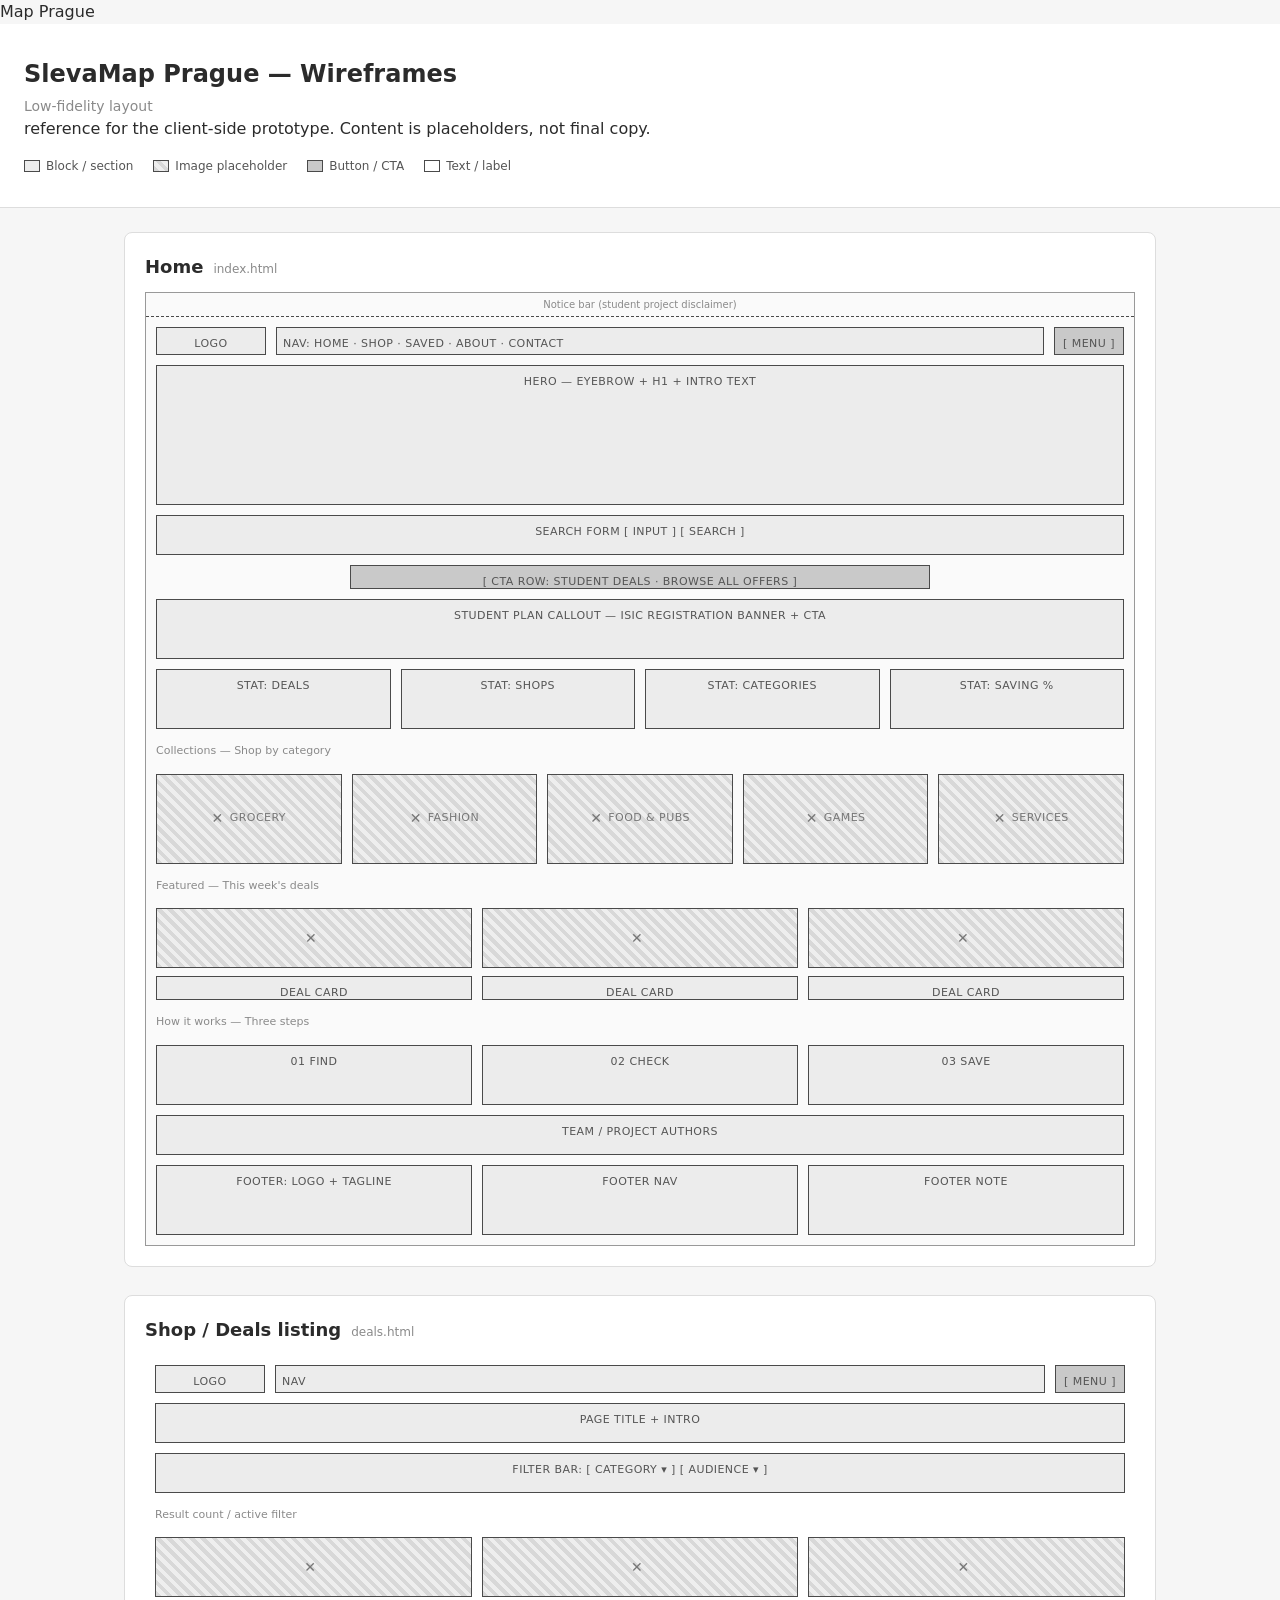
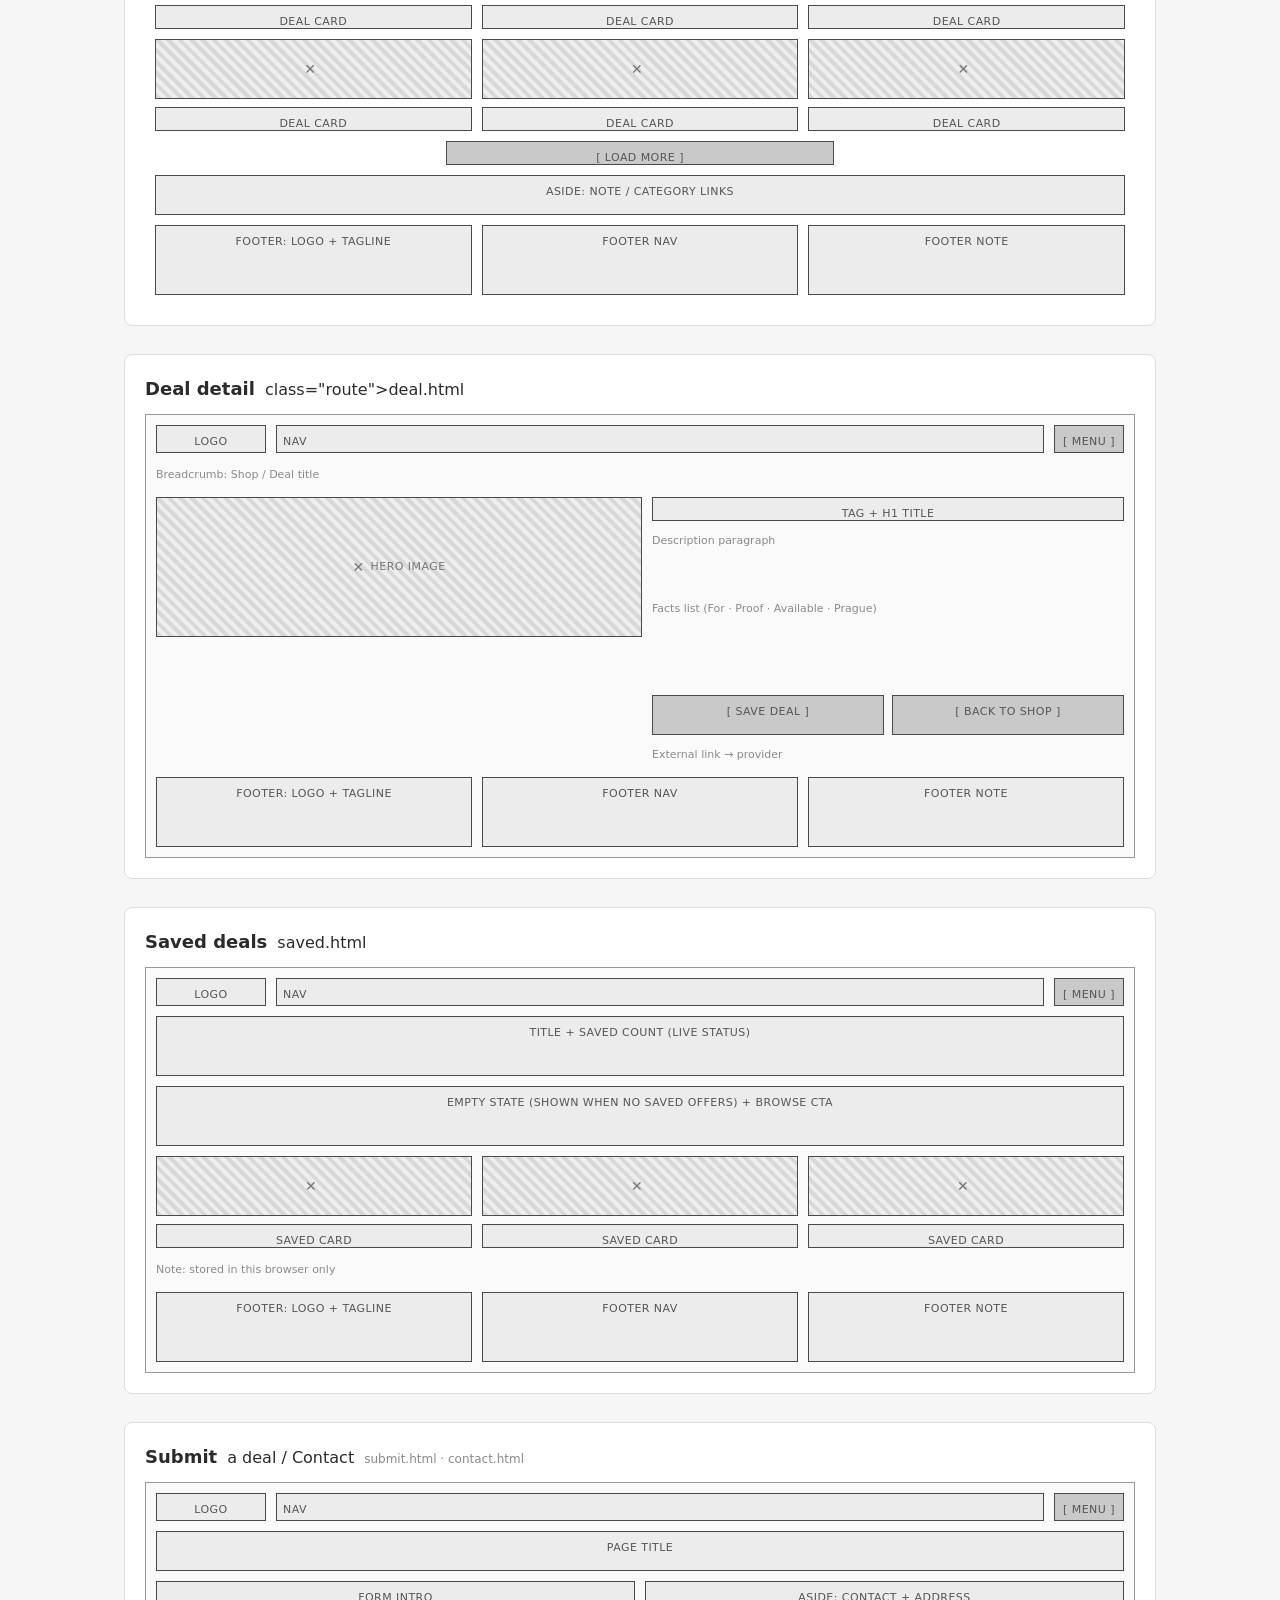
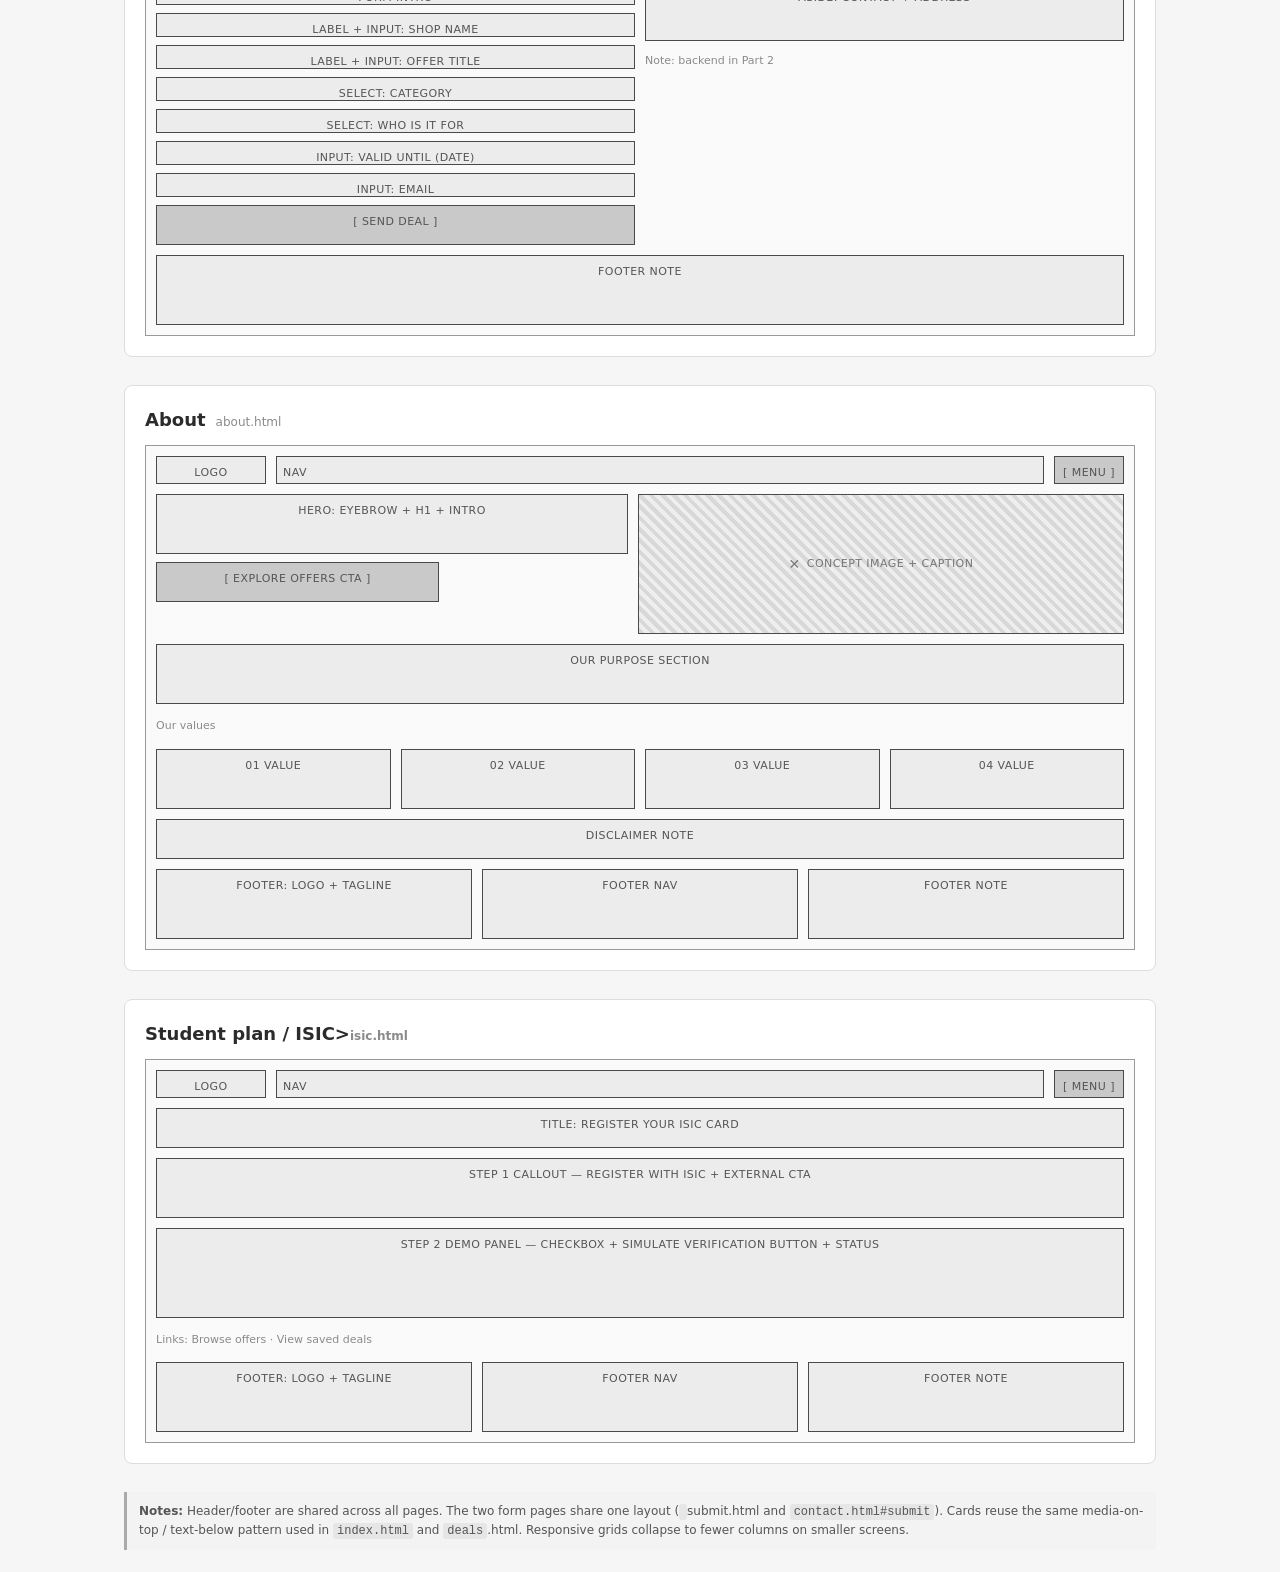
<file: wireframe.html>
<!DOCTYPE html>
<html lang="en">
<head>
<meta charset="utf-8">
<meta name="viewport" content="width=device-width, initial-scale=1">
<title>Wireframes | Sleva</title>Map Prague</title>
<style>
  :root {
    --ink: #2b2b2b;
    --muted: #8a8a8a;
    --line: #4a4a4a;
    --fill: #ececec;
    --fill-alt: #dedede;
  }
  * { box-sizing: border-box; }
  body {
    margin: 0;
    font-family: ui-sans-serif, system-ui, -apple-system, "Segoe UI", sans-serif;
    background: #f6f6f6;
    color: var(--ink);
    line-height: 1.5;
  }
  .doc-header {
    padding: 32px 24px;
    background: #fff;
    border-bottom: 1px solid #ddd;
  }
  .doc-header h1 { margin: 0 0 4px; font-size: 24px; }
  .doc-header p { margin: 0; color: var(--muted); font-size: 14px; }
  .legend {
    display: flex;
    flex-wrap: wrap;
    gap: 8px 20px;
    margin-top: 16px;
    font-size: 12px;
    color: #555;
  }
  .legend span { display: inline-flex; align-items: center; gap: 6px; }
  .legend .swatch {
    width: 16px; height: 12px;
    border: 1px solid var(--line);
    background: var(--fill);
    display: inline-block;
  }
  .legend .swatch.img { background: repeating-linear-gradient(45deg, #d8d8d8 0 4px, #eee 4px 8px); }
  main { padding: 24px; max-width: 1080px; margin: 0 auto; }
  .page {
    background: #fff;
    border: 1px solid #ddd;
    border-radius: 8px;
    padding: 20px;
    margin-bottom: 28px;
  }
  .page-title {
    display: flex; align-items: baseline; gap: 10px;
    margin: 0 0 12px;
  }
  .page-title h2 { margin: 0; font-size: 18px; }
  .page-title .route { color: var(--muted); font-size: 12px; }

  .wf {
    border: 1px solid #999;
    background: #fafafa;
  }
  .box {
    border: 1px solid var(--line);
    background: var(--fill);
    color: #555;
    font-size: 11px;
    text-align: center;
    padding: 8px 6px;
    text-transform: uppercase;
    letter-spacing: .04em;
  }
  .box.img {
    background: repeating-linear-gradient(45deg, #d8d8d8 0 4px, #eee 4px 8px);
    color: #777;
    display: flex; align-items: center; justify-content: center;
  }
  .box.img::before { content: "\2715"; margin-right: 6px; font-size: 14px; }
  .box.btn { background: #c9c9c9; border-style: solid; }
  .box.btn::before { content: "[  "; }
  .box.btn::after { content: "  ]"; }
  .box.text {
    background: transparent; border: none; color: var(--muted);
    text-align: left; text-transform: none; letter-spacing: 0; padding: 4px 0;
  }
  .row { display: flex; gap: 8px; }
  .col { display: flex; flex-direction: column; gap: 8px; }
  .grow { flex: 1; }

  .notice-bar { border: none; border-bottom: 1px dashed var(--line); background: transparent; color: var(--muted); font-size: 10px; text-align: center; padding: 4px; text-transform: none; letter-spacing: 0; }
  .shell { padding: 10px; display: flex; flex-direction: column; gap: 10px; }
  .topbar { display: flex; align-items: center; gap: 10px; }
  .logo { width: 110px; height: 28px; }
  .nav { flex: 1; height: 28px; text-align: left; }
  .menu { width: 70px; height: 28px; }
  .main-area { flex: 1; display: flex; flex-direction: column; gap: 10px; }
  .footer { display: flex; gap: 10px; }
  .footer > div { flex: 1; height: 70px; }

  .two-col { display: flex; gap: 10px; }
  .two-col > * { flex: 1; }
  .three-col { display: flex; gap: 10px; }
  .three-col > * { flex: 1; }
  .four-col { display: flex; gap: 10px; }
  .four-col > * { flex: 1; }
  .five-col { display: flex; gap: 10px; }
  .five-col > * { flex: 1; }

  .tall { height: 120px; }
  .h140 { height: 140px; }
  .h90 { height: 90px; }
  .h60 { height: 60px; }
  .h40 { height: 40px; }
  .h24 { height: 24px; }
  .w40 { width: 40%; }
  .w50 { width: 50%; }
  .w60 { width: 60%; }
  .center { margin-left: auto; margin-right: auto; }

  .note {
    margin: 10px 0 0; padding: 10px 12px;
    background: #f3f3f3; border-left: 3px solid #aaa;
    color: #555; font-size: 12px;
  }
  .note code { background: #e6e6e6; padding: 1px 4px; border-radius: 3px; }
</style>
</head>
<body>
  <header class="doc-header">
    <h1>SlevaMap Prague &mdash; Wireframes</h1>
    <p>Low-fidelity layout</p> reference for the client-side prototype. Content is placeholders, not final copy.</p>
    <div class="legend">
      <span><i class="swatch"></i> Block / section</span>
      <span><i class="swatch img"></i> Image placeholder</span>
      <span><i class="swatch" style="background:#c9c9c9"></i> Button / CTA</span>
      <span><i class="swatch" style="background:transparent"></i> Text / label</span>
    </div>
  </header>

  <main>

    <!-- ============ HOME ============ -->
    <section class="page">
      <div class="page-title"><h2>Home</h2></h2><span class="route">index.html</span></div>
      <div class="wf">
        <div class="notice-bar box">Notice bar (student project disclaimer)</div>
        <div class="shell">
          <div class="topbar">
            <div class="box logo">Logo</div>
            <div class="box nav">Nav: Home · Shop · Saved · About · Contact</div>
            <div class="box btn menu">Menu</div>
          </div>
          <div class="main-area">
            <div class="box h140">Hero — eyebrow + H1 + intro text</div>
            <div class="box h40">Search form [ input ] [ Search ]</div>
            <div class="box h24 w60 center btn">CTA row: Student deals · Browse all offers</div>
            <div class="box h60">Student plan callout — ISIC registration banner + CTA</div>
            <div class="four-col">
              <div class="box h60">Stat: deals</div>
              <div class="box h60">Stat: shops</div>
              <div class="box h60">Stat: categories</div>
              <div class="box h60">Stat: saving %</div>
            </div>
            <div class="box text">Collections — Shop by category</div>
            <div class="five-col">
              <div class="box img h90">Grocery</div>
              <div class="box img h90">Fashion</div>
              <div class="box img h90">Food &amp; pubs</div>
              <div class="box img h90">Games</div>
              <div class="box img h90">Services</div>
            </div>
            <div class="box text">Featured — This week's deals</div>
            <div class="three-col">
              <div class="col"><div class="box img h60"></div><div class="box h24">Deal card</div></div>
              <div class="col"><div class="box img h60"></div><div class="box h24">Deal card</div></div>
              <div class="col"><div class="box img h60"></div><div class="box h24">Deal card</div></div>
            </div>
            <div class="box text">How it works — Three steps</div>
            <div class="three-col">
              <div class="box h60">01 Find</div>
              <div class="box h60">02 Check</div>
              <div class="box h60">03 Save</div>
            </div>
            <div class="box h40">Team / Project authors</div>
          </div>
          <div class="footer">
            <div class="box">Footer: logo + tagline</div>
            <div class="box">Footer nav</div>
            <div class="box">Footer note</div>
          </div>
        </div>
      </div>
    </section>

    <!-- ============ DEALS / SHOP ============ -->
    <section class="page">
      <div class="page-title"><h2>Shop / Deals listing</h2><span class="route">deals.html</span></div>
      <div class="</h2>wf">
        <div class="shell">
          <div class="topbar">
            <div class="box logo">Logo</div>
            <div class="box nav">Nav</div>
            <div class="box btn menu">Menu</div>
          </div>
          <div class="main-area">
            <div class="box h40">Page title + intro</div>
            <div class="box h40">Filter bar: [ Category ▾ ] [ Audience ▾ ]</div>
            <div class="box text">Result count / active filter</div>
            <div class="three-col">
              <div class="col"><div class="box img h60"></div><div class="box h24">Deal card</div></div>
              <div class="col"><div class="box img h60"></div><div class="box h24">Deal card</div></div>
              <div class="col"><div class="box img h60"></div><div class="box h24">Deal card</div></div>
            </div>
            <div class="three-col">
              <div class="col"><div class="box img h60"></div><div class="box h24">Deal card</div></div>
              <div class="col"><div class="box img h60"></div><div class="box h24">Deal card</div></div>
              <div class="col"><div class="box img h60"></div><div class="box h24">Deal card</div></div>
            </div>
            <div class="box h24 center w40 btn">Load more</div>
            <div class="box h40">Aside: note / category links</div>
          </div>
          <div class="footer">
            <div class="box">Footer: logo + tagline</div>
            <div class="box">Footer nav</div>
            <div class="box">Footer note</div>
          </div>
        </div>
      </div>
    </section>

    <!-- ============ DEAL DETAIL ============ -->
    <section class="page">
      <div class="page-title"><h2>Deal detail</h2><span</h2> class="route">deal.html</span></div>
      <div class="wf">
        <div class="shell">
          <div class="topbar">
            <div class="box logo">Logo</div>
            <div class="box nav">Nav</div>
            <div class="box btn menu">Menu</div>
          </div>
          <div class="main-area">
            <div class="box h24 text">Breadcrumb: Shop / Deal title</div>
            <div class="two-col">
              <div class="box img h140">Hero image</div>
              <div class="col">
                <div class="box h24">Tag + H1 title</div>
                <div class="box h60 text">Description paragraph</div>
                <div class="box h90 text">Facts list (For · Proof · Available · Prague)</div>
                <div class="row">
                  <div class="box btn h40 grow">Save deal</div>
                  <div class="box btn h40 grow">Back to shop</div>
                </div>
                <div class="box h24 text">External link → provider</div>
              </div>
            </div>
          </div>
          <div class="footer">
            <div class="box">Footer: logo + tagline</div>
            <div class="box">Footer nav</div>
            <div class="box">Footer note</div>
          </div>
        </div>
      </div>
    </section>

    <!-- ============ SAVED ============ -->
    <section class="page">
      <div class="page-title"><h2>Saved deals</h2><span class="route</h2>">saved.html</span></div>
      <div class="wf">
        <div class="shell">
          <div class="topbar">
            <div class="box logo">Logo</div>
            <div class="box nav">Nav</div>
            <div class="box btn menu">Menu</div>
          </div>
          <div class="main-area">
            <div class="box h60">Title + saved count (live status)</div>
            <div class="box h60">Empty state (shown when no saved offers) + browse CTA</div>
            <div class="three-col">
              <div class="col"><div class="box img h60"></div><div class="box h24">Saved card</div></div>
              <div class="col"><div class="box img h60"></div><div class="box h24">Saved card</div></div>
              <div class="col"><div class="box img h60"></div><div class="box h24">Saved card</div></div>
            </div>
            <div class="box h24 text">Note: stored in this browser only</div>
          </div>
          <div class="footer">
            <div class="box">Footer: logo + tagline</div>
            <div class="box">Footer nav</div>
            <div class="box">Footer note</div>
          </div>
        </div>
      </div>
    </section>

    <!-- ============ SUBMIT / CONTACT ============ -->
    <section class="page">
      <div class="page-title"><h2>Submit</h2> a deal / Contact</h2><span class="route">submit.html · contact.html</span></div>
      <div class="wf">
        <div class="shell">
          <div class="topbar">
            <div class="box logo">Logo</div>
            <div class="box nav">Nav</div>
            <div class="box btn menu">Menu</div>
          </div>
          <div class="main-area">
            <div class="box h40">Page title</div>
            <div class="two-col">
              <div class="col">
                <div class="box h24">Form intro</div>
                <div class="box h24">Label + input: Shop name</div>
                <div class="box h24">Label + input: Offer title</div>
                <div class="box h24">Select: Category</div>
                <div class="box h24">Select: Who is it for</div>
                <div class="box h24">Input: Valid until (date)</div>
                <div class="box h24">Input: Email</div>
                <div class="box btn h40">Send deal</div>
              </div>
              <div class="col">
                <div class="box h60">Aside: Contact + address</div>
                <div class="box h60 text">Note: backend in Part 2</div>
              </div>
            </div>
          </div>
          <div class="footer">
            <div class="box">Footer note</div>
          </div>
        </div>
      </div>
    </section>

    <!-- ============ ABOUT ============ -->
    <section class="page">
      <div class="page-title"><h2>About</h2><span class="route">about.html</span></div>
     </h2> <div class="wf">
        <div class="shell">
          <div class="topbar">
            <div class="box logo">Logo</div>
            <div class="box nav">Nav</div>
            <div class="box btn menu">Menu</div>
          </div>
          <div class="main-area">
            <div class="two-col">
              <div class="col">
                <div class="box h60">Hero: eyebrow + H1 + intro</div>
                <div class="box btn h40 w60">Explore offers CTA</div>
              </div>
              <div class="box img h140">Concept image + caption</div>
            </div>
            <div class="box h60">Our purpose section</div>
            <div class="box text">Our values</div>
            <div class="four-col">
              <div class="box h60">01 Value</div>
              <div class="box h60">02 Value</div>
              <div class="box h60">03 Value</div>
              <div class="box h60">04 Value</div>
            </div>
            <div class="box h40">Disclaimer note</div>
          </div>
          <div class="footer">
            <div class="box">Footer: logo + tagline</div>
            <div class="box">Footer nav</div>
            <div class="box">Footer note</div>
          </div>
        </div>
      </div>
    </section>

    <!-- ============ ISIC / STUDENT PLAN ============ -->
    <section class="page">
      <div class="page-title"><h2>Student plan / ISIC</h2</h2>><span class="route">isic.html</span></div>
      <div class="wf">
        <div class="shell">
          <div class="topbar">
            <div class="box logo">Logo</div>
            <div class="box nav">Nav</div>
            <div class="box btn menu">Menu</div>
          </div>
          <div class="main-area">
            <div class="box h40">Title: Register your ISIC card</div>
            <div class="box h60">Step 1 callout — Register with ISIC + external CTA</div>
            <div class="box h90">Step 2 demo panel — checkbox + simulate verification button + status</div>
            <div class="box h24 text">Links: Browse offers · View saved deals</div>
          </div>
          <div class="footer">
            <div class="box">Footer: logo + tagline</div>
            <div class="box">Footer nav</div>
            <div class="box">Footer note</div>
          </div>
        </div>
      </div>
    </section>

    <div class="note">
      <strong>Notes:</strong> Header/footer are</strong> shared across all pages. The two form pages share one layout
      (<code></code>submit.html</code> and <code>contact.html#submit</code>). Cards</code> reuse the same media-on-top /
      text-below pattern used in <code>index.html</code></code> and <code>deals</code>.html</code>. Responsive grids collapse
      to fewer columns on smaller screens.
    </div>

  </main>
</body>
</html>
</file>
<file: css/style.css>
/* ==========================================================================
   SlevaMap Prague - editorial, minimal-luxury style (mobile-first)
   1 tokens  2 base  3 header  4 sections  5 cards  6 forms  7 footer
   8 animation  9 breakpoints
   ========================================================================== */

/* 1. TOKENS: warm neutrals, one walnut accent, generous spacing -------------- */
:root {
  --bg     : #fbf9f5;                    /* ivory page background        */
  --paper  : #fbf9f5;                    /* cards and inputs             */
  --ink    : #1b353b;                    /* near-black text              */
  --muted  : #5e574f;                    /* secondary text (AA contrast) */
  --line   : #ddd5ca;                    /* hairline borders             */
  --accent : #00506d;                    /* walnut                       */
  --gap    : clamp(3rem, 8vw, 6rem);     /* space between sections       */
  --ease   : cubic-bezier(.2, .7, .2, 1);
}

/* 2. BASE -------------------------------------------------------------------- */
* { box-sizing: border-box; }
html { scroll-behavior: smooth; }
body { margin: 0; font: 1rem/1.7 system-ui, "Segoe UI", Arial, sans-serif; color: var(--ink); background: var(--bg); }
h1, h2, h3 { font-family: Georgia, "Times New Roman", serif; font-weight: 400; line-height: 1.12; margin: 0 0 .6rem; }
h1 { font-size: clamp(2.4rem, 7vw, 4.6rem); letter-spacing: -.02em; }
h2 { font-size: clamp(1.8rem, 4vw, 2.8rem); }
h3 { font-size: 1.25rem; }
img { display: block; max-width: 100%; height: auto; }
a { color: inherit; }
:focus-visible { outline: 3px solid var(--accent); outline-offset: 3px; }
.skip { position: absolute; left: -999px; }
.skip:focus { left: .5rem; top: .5rem; z-index: 99; padding: .5rem; background: #fff; }
.eyebrow { margin: 0 0 .8rem; font-size: .78rem; letter-spacing: .18em; text-transform: uppercase; color: var(--accent); }
.muted, .meta { color: var(--muted); }
main { max-width: 76rem; margin: 0 auto; padding: 0 1.25rem; }
main > section, main > .grid, main > .split, main > .detail { margin-block: var(--gap); }
main > .eyebrow { margin-top: 3rem; }
ul, ol { list-style: none; margin: 0; padding: 0; }

/* 3. HEADER (Flex) ----------------------------------------------------------- */
.notice { margin: 0; padding: .45rem 1rem; text-align: center; font-size: .85rem; color: var(--bg); background: var(--ink); }
.top { position: sticky; top: 0; z-index: 10; display: flex; flex-wrap: wrap; align-items: center; justify-content: space-between;
       padding: 1rem 1.25rem; background: rgba(210, 209, 208, 0.92); backdrop-filter: blur(8px); border-bottom: 1px solid var(--line); transition: padding .3s; }
.top.small { padding-block: .5rem; }
.logo { font: 400 1.6rem Georgia, serif; text-decoration: none; letter-spacing: -.02em; }
.logo span { color: var(--accent); }
.menu { padding: .5rem 1rem; font: inherit; color: var(--ink); background: none; border: 1px solid var(--ink); border-radius: 2rem; }
#nav { display: none; width: 100%; }
#nav.open { display: block; padding-bottom: 1rem; }
#nav a:not(.btn) { display: block; padding: .6rem 0; font-size: .85rem; letter-spacing: .12em; text-transform: uppercase; text-decoration: none; }
#nav a[aria-current] { border-bottom: 1px solid var(--accent); }
#progress { position: fixed; top: 0; left: 0; z-index: 20; width: 0; height: 3px; background: var(--accent); }

/* 4. SECTIONS ---------------------------------------------------------------- */
main > .hero { display: grid; grid-template-columns: minmax(0, 1fr); gap: 2.5rem; align-items: center; width: 100vw; min-height: calc(100svh - 7rem); margin: 0 0 var(--gap) calc(50% - 50vw); padding: clamp(2rem, 7vw, 5rem) max(1.25rem, calc((100vw - 76rem) / 2)); background: var(--ink); }
.home-page main > .hero { position: relative; z-index: 0; overflow: hidden; margin-bottom: 0; background: linear-gradient(90deg, rgba(17, 31, 35, .76) 0%, rgba(17, 31, 35, .60) 48%, rgba(17, 31, 35, .12) 100%), url("../images/Gemini_Generated_Image_6sksxf6sksxf6sks.jpg") center / cover no-repeat; }
.home-page .plan-callout { position: relative; z-index: 1; max-width: 62rem; margin: 3rem auto var(--gap); box-shadow: 0 1.25rem 3rem rgba(27, 53, 59, .16); transition: transform .5s var(--ease), box-shadow .5s var(--ease); }
.home-page .plan-callout:hover { transform: translateY(-.35rem); box-shadow: 0 1.75rem 3.5rem rgba(27, 53, 59, .2); }
.hero-text { max-width: 46rem; }
.hero .eyebrow, .hero h1, .hero-text > p:not(.eyebrow), .hero .search label { color: var(--paper); }
.hero-text > p:not(.eyebrow) { max-width: 34rem; font-size: 1.1rem; }
.hero .btn.alt { color: var(--ink); background: var(--paper); border-color: var(--paper); }
.about-page main > .about-hero { grid-template-columns: minmax(0, 1fr); width: auto; min-height: 0; margin: var(--gap) 0; padding: 0; background: transparent; }
.about-hero .hero-text { max-width: 42rem; }
.about-hero .hero-text > p:not(.eyebrow) { max-width: 40rem; color: var(--ink); font-size: 1rem; }
.about-hero .hero-text h1 { color: var(--ink); }
.about-hero .hero-text .eyebrow { color: var(--accent); }
.about-hero .hero-text .about-note { padding-left: 1rem; border-left: 2px solid var(--accent); color: var(--muted); font-size: .9rem; }
.about-visual { margin: 0; }
.about-visual img { width: 100%; aspect-ratio: 16 / 9; object-fit: cover; border-radius: .6rem; box-shadow: 0 1.25rem 3rem rgba(27, 53, 59, .16); }
.about-visual figcaption { margin-top: .6rem; font-size: .78rem; color: var(--muted); }
.about-purpose { max-width: 52rem; }
.about-purpose > p:last-child, .about-disclaimer p { max-width: 48rem; color: var(--muted); }
.about-values { margin-top: 2rem; }
.about-values li { padding: 1.4rem; border: 1px solid var(--line); border-radius: .5rem; background: var(--paper); }
.about-values h3 { margin-top: .75rem; }
.about-values p { margin: 0; color: var(--muted); }
.about-disclaimer { padding: 1.5rem; border-left: 3px solid var(--accent); background: #f3efe8; }
.search { display: flex; flex-wrap: wrap; gap: .5rem; margin: 1.5rem 0; }
.search label { width: 100%; font-size: .8rem; letter-spacing: .12em; text-transform: uppercase; }
.search input { flex: 1 1 12rem; }
.stats ul { display: grid; grid-template-columns: repeat(2, 1fr); gap: 1.5rem; padding-block: 2rem; text-align: center; border-block: 1px solid var(--line); color: var(--muted); }
.stats strong { display: block; font: 400 2.6rem Georgia, serif; color: var(--ink); }
.tiles { display: grid; grid-template-columns: repeat(2, 1fr); gap: 1rem; margin-top: 1.5rem; }                /* Grid */
.tile { position: relative; display: block; overflow: hidden; border-radius: .5rem; text-decoration: none; }
.tile span { position: absolute; left: 1rem; bottom: 1rem; padding: .35rem .9rem; font-size: .85rem; background: var(--paper); border-radius: 2rem; }
.steps { display: grid; gap: 2rem; margin-top: 1.5rem; }
.steps li { padding-top: 1.2rem; border-top: 1px solid var(--ink); }
.num { font: 400 .9rem Georgia, serif; color: var(--accent); }
.authors { margin-top: 1rem; }
.authors li { padding: .8rem 0; border-bottom: 1px solid var(--line); font-family: Georgia, serif; font-size: 1.2rem; }
.crumb { margin-top: 2rem; font-size: .85rem; color: var(--muted); }
.detail { display: grid; gap: 2.5rem; }
.big { width: 100%; border-radius: .5rem; }
.facts { display: grid; grid-template-columns: 8rem 1fr; gap: .6rem 1rem; margin: 1.5rem 0; padding-block: 1.2rem; border-block: 1px solid var(--line); }
.facts dt { font-size: .78rem; letter-spacing: .14em; text-transform: uppercase; color: var(--muted); }
.facts dd { margin: 0; }
address { margin-top: 1.5rem; font-style: normal; color: var(--muted); }
.map, aside { padding: 1.5rem; border: 1px dashed var(--accent); border-radius: .5rem; color: var(--muted); }
.map { margin-block: 3rem; }
.plan-callout, .verification-panel { margin-block: 2rem; padding: clamp(1.5rem, 4vw, 3rem); border: 1px solid var(--line); border-radius: .5rem; background: #f3efe8; }
.demo-warning { padding: 1rem; border-left: 3px solid var(--accent); background: var(--paper); }
.checkbox-label { display: flex; align-items: flex-start; gap: .75rem; }
.checkbox-label input { min-height: auto; margin-top: .45rem; accent-color: var(--accent); }

/* 5. CARDS and BUTTONS ------------------------------------------------------- */
.grid { display: grid; grid-template-columns: 1fr; gap: 2.5rem 1.5rem; margin-top: 1.5rem; }
.deal .media { display: block; overflow: hidden; border-radius: .5rem; }
.deal img, .tile img { width: 100%; aspect-ratio: 4 / 5; object-fit: cover; transition: transform .8s var(--ease); }
.deal:hover img, .tile:hover img { transform: scale(1.06); }              /* slow image zoom */
.deal .body { padding-top: 1rem; }
.deal h3 { margin: .5rem 0 .2rem; }
.deal h3 a { text-decoration: none; background: linear-gradient(var(--ink), var(--ink)) 0 100% / 0 1px no-repeat; transition: background-size .5s var(--ease); }
.deal h3 a:hover { background-size: 100% 1px; }                         /* underline draws in */
.deal p { margin: 0; }
.meta { font-size: .85rem; }
.tag { display: inline-block; padding: .15rem .8rem; font-size: .8rem; letter-spacing: .08em; color: var(--paper); background: var(--accent); border-radius: 2rem; }
.btn, .search button { display: inline-block; padding: .8rem 1.6rem; font: inherit; font-size: .85rem; letter-spacing: .1em; text-transform: uppercase; text-decoration: none; cursor: pointer;
                        color: var(--paper); background: var(--ink); border: 1px solid var(--ink); border-radius: 3rem; transition: background .3s, color .3s; }
.btn:hover, .search button:hover { background: var(--accent); border-color: var(--accent); }
.btn.alt { color: var(--ink); background: transparent; }
.btn.alt:hover { color: var(--paper); background: var(--ink); }
.small-btn { padding: .5rem 1.1rem; margin-top: .5rem; }
.save-toggle { margin-top: .8rem; }
.saved-card h2 { margin: .5rem 0 .2rem; font-size: 1.25rem; }
.saved-card h2 a { text-decoration: none; }

/* 6. FORMS ------------------------------------------------------------------- */
input, select { min-height: 2.9rem; padding: .6rem 1rem; font: inherit; color: var(--ink); background: var(--paper); border: 1px solid var(--line); border-radius: 2rem; }
.filters { display: flex; flex-wrap: wrap; gap: 1.5rem; margin-top: 1rem; }
.filters div, .form { display: flex; flex-direction: column; }
.filters label, .form label { margin: .8rem 0 .3rem; font-size: .78rem; letter-spacing: .14em; text-transform: uppercase; color: var(--muted); }
.form .btn { margin-top: 1.5rem; align-self: flex-start; }
.split { display: grid; gap: 3rem; }
.upcoming { margin-block: 2rem; padding: 1.5rem; border: 1px solid var(--line); border-radius: .5rem; background: #f3efe8; }
.upcoming h2 { font-size: 1.6rem; }
.upcoming li { padding: .35rem 0; }
.category-heading { grid-column: 1 / -1; margin-top: 1.5rem; padding-bottom: .6rem; border-bottom: 1px solid var(--line); }
.category-heading h2 { margin: 0; font-size: 1.8rem; }

/* 7. FOOTER ------------------------------------------------------------------ */
footer { margin-top: var(--gap); padding: 3rem 1.25rem; color: var(--bg); background: var(--ink); }
.foot { display: grid; gap: 2rem; max-width: 76rem; margin: 0 auto; }
footer h2 { font: 400 .78rem system-ui, sans-serif; letter-spacing: .18em; text-transform: uppercase; color: var(--accent); }
footer a { text-decoration: none; }
footer li { padding: .2rem 0; }

/* 8. ANIMATION --------------------------------------------------------------- */
.hero-text > * { opacity: 0; animation: rise .9s var(--ease) forwards; }          /* load sequence */
.hero-text > :nth-child(2) { animation-delay: .12s; }
.hero-text > :nth-child(3) { animation-delay: .24s; }
.hero-text > :nth-child(4) { animation-delay: .36s; }
.hero-text > :nth-child(5) { animation-delay: .48s; }
@keyframes rise   { from { opacity: 0; transform: translateY(1.5rem); } to { opacity: 1; transform: none; } }
.reveal { opacity: 0; transform: translateY(2.5rem); transition: opacity .9s var(--ease), transform .9s var(--ease); transition-delay: calc(var(--i, 0) * 110ms); }
.reveal.in { opacity: 1; transform: none; }
@media (prefers-reduced-motion: reduce) {
  *, *::before, *::after { animation: none !important; transition: none !important; }
  .reveal, .hero-text > * { opacity: 1; transform: none; }
}

/* 9. BREAKPOINTS ------------------------------------------------------------- */
@media (min-width: 48em) {                                   /* tablet */
  .home-page main > .hero { background-attachment: fixed; }
  .menu { display: none; }
  #nav { display: flex; align-items: center; gap: 2rem; width: auto; }
  #nav ul { display: flex; gap: 2rem; }
  #nav a:not(.btn) { padding: .3rem 0; }
  .small-btn { margin-top: 0; }
  .grid { grid-template-columns: repeat(2, 1fr); }
  .tiles { grid-template-columns: repeat(3, 1fr); }
  .steps { grid-template-columns: repeat(3, 1fr); }
  .stats ul { grid-template-columns: repeat(4, 1fr); }
  .split, .detail { grid-template-columns: 1.3fr 1fr; }
  .about-page main > .about-hero { grid-template-columns: minmax(0, 1fr) minmax(0, .95fr); gap: clamp(2rem, 5vw, 5rem); }
  .about-values { grid-template-columns: repeat(2, 1fr); }
  .foot { grid-template-columns: 2fr 1fr 1fr; }
}
@media (min-width: 75em) {                                   /* desktop */
  .grid { grid-template-columns: repeat(3, 1fr); }
  .tiles { grid-template-columns: repeat(5, 1fr); }
}
@media (prefers-reduced-motion: reduce) {
  .home-page main > .hero { background-attachment: scroll; }
  .home-page .plan-callout { transition: none; }
}
.hero {
    position: relative;
    overflow: hidden;
}

.hero-video {
    position: absolute;
    inset: 0;
    width: 100%;
    height: 100%;
    object-fit: cover;
    z-index: 0;
}

.hero-overlay {
    position: absolute;
    inset: 0;
    background: rgba(0, 0, 0, 0.45);
    z-index: 1;
}

.hero-text {
    position: relative;
    z-index: 2;
    color: #ffffff;
}
</file>
